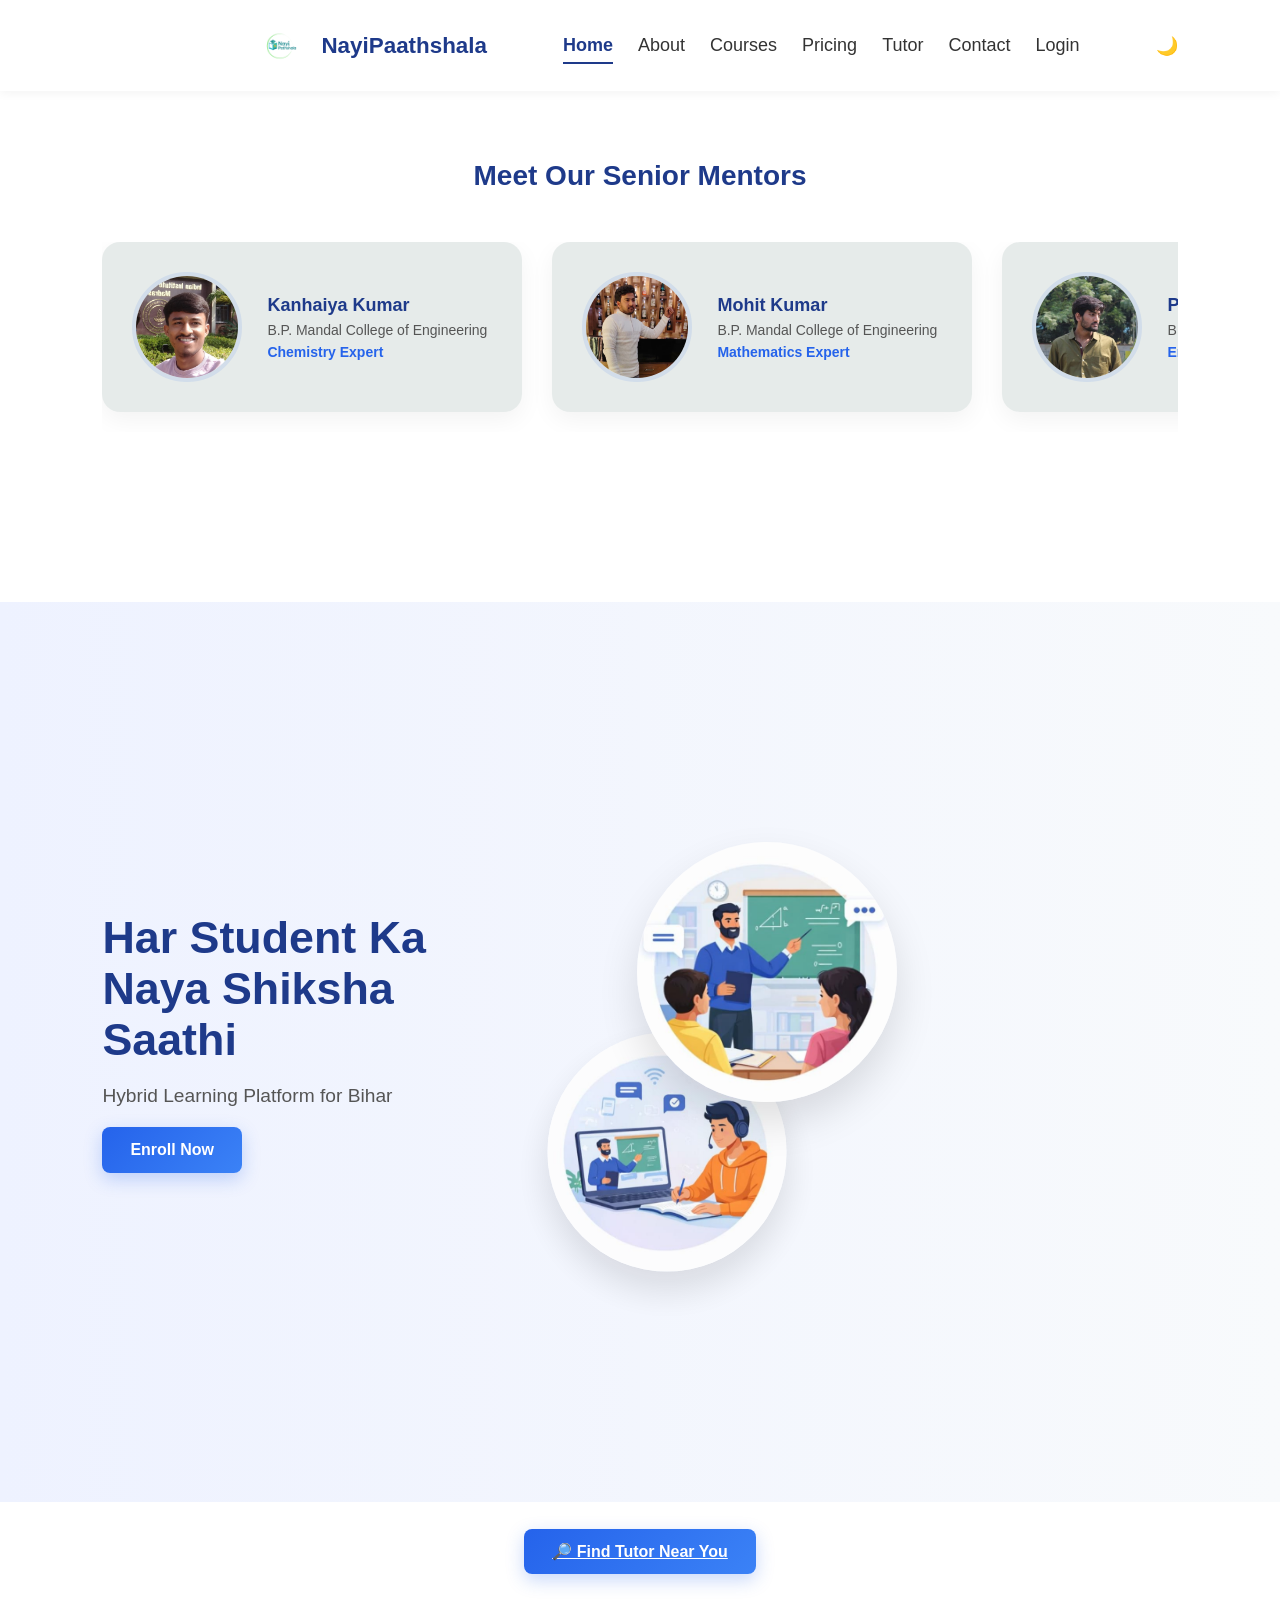
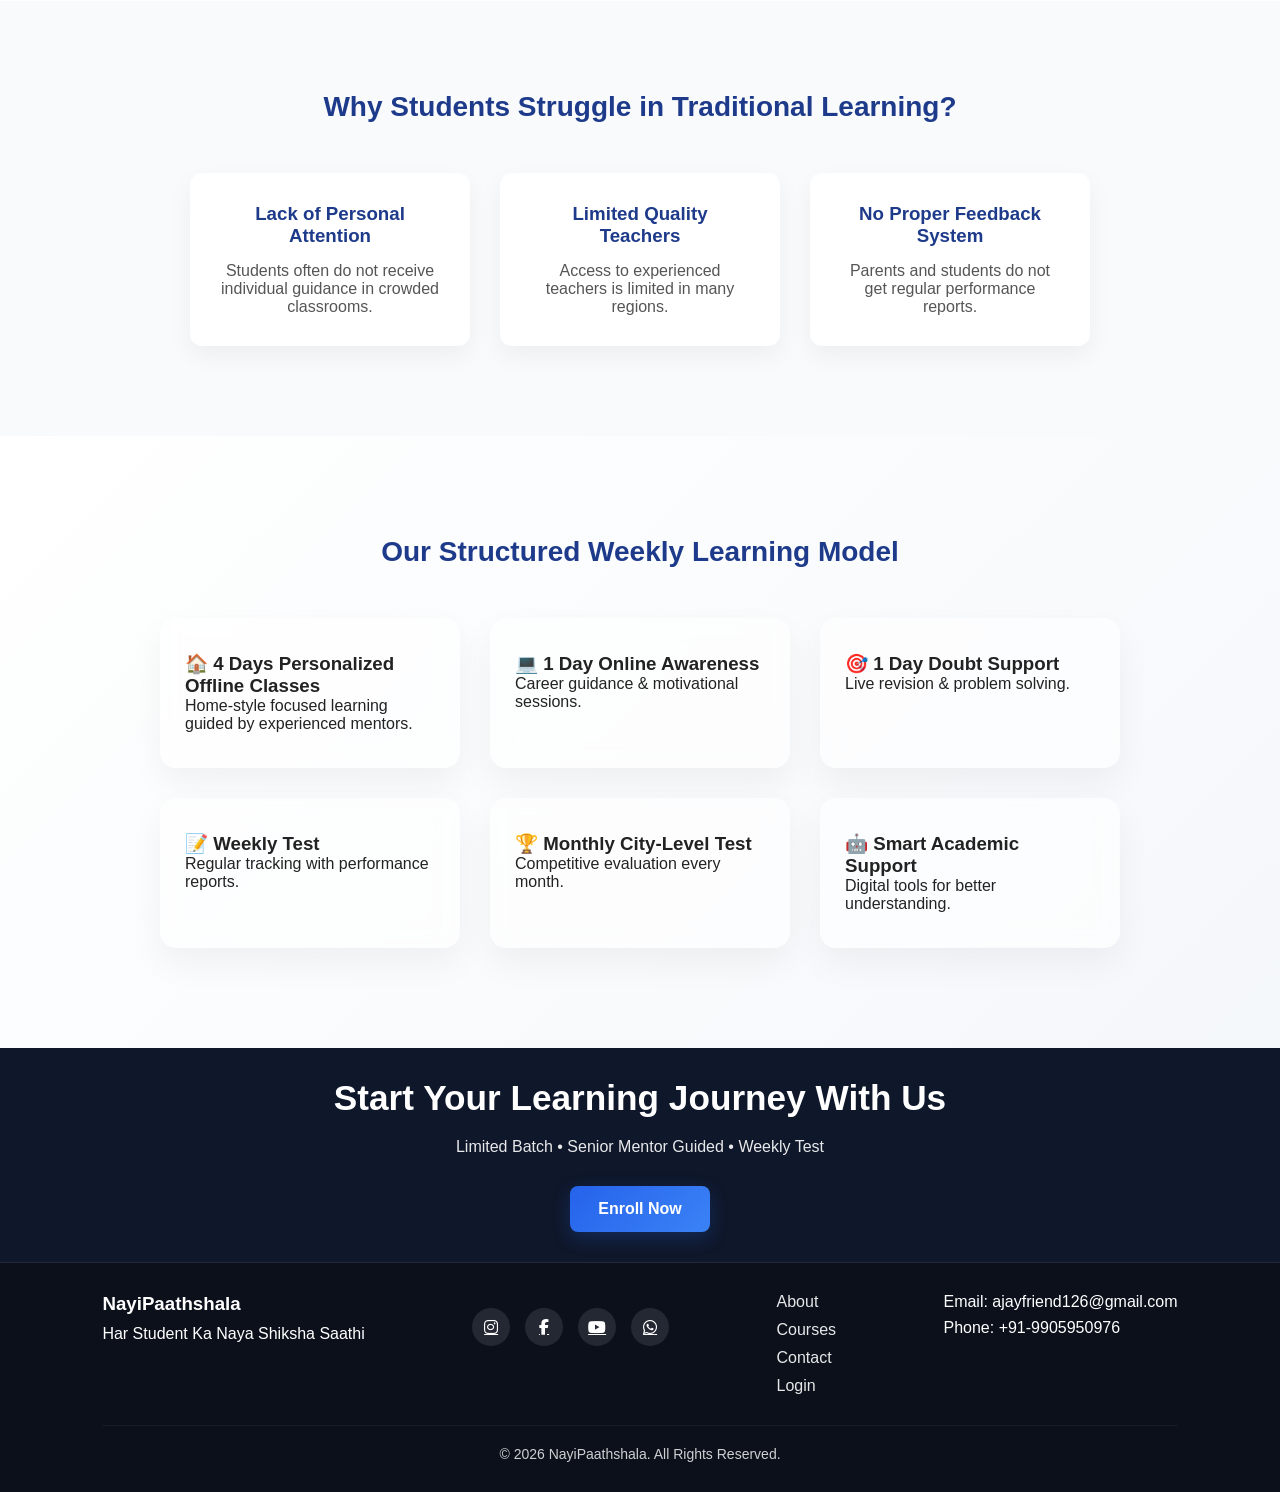
<file: index.html>
<!DOCTYPE html>
<html lang="en">
<head>
    <meta charset="UTF-8">
    <title>NayiPaathshala</title>
    <meta name="viewport" content="width=device-width, initial-scale=1.0">
    
    <link rel="stylesheet" href="style.css">
    <link rel="stylesheet" href="https://cdnjs.cloudflare.com/ajax/libs/font-awesome/6.5.0/css/all.min.css">
</head>

<body>
    <h2>   </h2>
    <!-- ================= NAVBAR ================= -->
<nav class="navbar">
    <p></p>
<h2></h2>
<a href="index.html" class="brand">
<img src="logo.png">
<span>NayiPaathshala</span>
</a>

<ul class="nav-links" id="navLinks">
<li><a href="index.html" class="active">Home</a></li>
<li><a href="about.html">About</a></li>
<li><a href="courses.html">Courses</a></li>
<li><a href="pricing.html">Pricing</a></li>
<li><a href="tutor.html">Tutor</a></li>
<li><a href="contact.html">Contact</a></li>
<li><a href="login.html">Login</a></li>
</ul>

<div class="menu-toggle" onclick="toggleMenu()">☰</div>

<button id="themeToggle">🌙</button>

</nav> 
<section class="home-mentors"> 
    <h2 class="section-title">Meet Our Senior Mentors</h2> 
    <div class="home-mentor-slider"> <!-- Mentor 1 --> 
        <div class="home-mentor-card"> <img src="kanhaiya.jpeg" alt="Kanhaiya Kumar"> 
            <div class="mentor-info"> 
                <h3>Kanhaiya Kumar</h3> 
                <p>B.P. Mandal College of Engineering</p> <span>Chemistry Expert</span>
             </div> </div>
              <!-- Mentor 2 --> <div class="home-mentor-card">
                 <img src="mohit.jpeg" alt="Mohit Kumar"> 
                 <div class="mentor-info"> <h3>Mohit Kumar</h3>
                     <p>B.P. Mandal College of Engineering</p> 
                     <span>Mathematics Expert</span> </div> </div> 
                     <!-- Mentor 3 --> 
                      <div class="home-mentor-card"> 
                        <img src="priyanshu.jpeg" alt="Priyanshu Kumar"> 
                        <div class="mentor-info"> <h3>Priyanshu Kumar</h3> <p>B.P. Mandal College of Engineering</p>
                             <span>English & Motivational Mentor</span> </div> </div>
                              <!-- Mentor 4 --> <div class="home-mentor-card">
                                 <img src="himanshu.jpeg" alt="Himanshu Kumar">
                                  <div class="mentor-info"> <h3>Himanshu Kumar</h3>
                                     <p>B.P. Mandal College of Engineering</p> 
                                     <span>Multi-Subject Academic Mentor</span> </div> </div> 
                                     <!-- Mentor 5 --> <div class="home-mentor-card"> 
                                        <img src="ajay.jpeg" alt="Ajay Kumar"> 
                                        <div class="mentor-info"> <h3>Ajay Kumar</h3> 
                                            <p>B.P. Mandal College of Engineering</p>
                                             <span>Mathematics & Physics Expert</span>
                                             </div> </div>   
                                            <div class="home-mentor-card"> 
                                        <img src="abhishek.jpeg" alt="Ajay Kumar"> 
                                        <div class="mentor-info"> <h3>Abhishek Kumar</h3> 
                                            <p>B.P. Mandal College of Engineering</p>
                                             <span>Physics Expert</span>
                                              </div> </div> 
                                            </section>


<!-- ================= HERO ================= -->
<section class="hero">
    <div class="hero-container">

        <div class="hero-left">
            <h1>Har Student Ka Naya Shiksha Saathi</h1>
            <p>Hybrid Learning Platform for Bihar</p>
            <button class="primary-btn">Enroll Now</button>

            <div style="margin-top:20px;">
               
            </div>
        </div>

        <div class="hero-right">
            <div class="circle-img online">
                <img src="online.jpeg" alt="Online Learning">
            </div>

            <div class="circle-img offline">
                <img src="offline.png" alt="Offline Learning">
            </div>
        </div>

    </div>
</section>

<section class="find-tutor-section">
    <a href="search-tutor.html" class="primary-btn">
        🔎 Find Tutor Near You
    </a>
</section>


<!-- ================= PROBLEM ================= -->
<section class="problem-section">
    <div class="container">
        <h2 class="section-title">Why Students Struggle in Traditional Learning?</h2>

        <div class="problem-cards">
            <div class="card">
                <h3>Lack of Personal Attention</h3>
                <p>Students often do not receive individual guidance in crowded classrooms.</p>
            </div>

            <div class="card">
                <h3>Limited Quality Teachers</h3>
                <p>Access to experienced teachers is limited in many regions.</p>
            </div>

            <div class="card">
                <h3>No Proper Feedback System</h3>
                <p>Parents and students do not get regular performance reports.</p>
            </div>
        </div>
    </div>
</section>

<!-- ================= SOLUTION ================= -->
<section class="solution-section">
    <div class="container">
        <h2 class="section-title">Our Structured Weekly Learning Model</h2>

        <div class="solution-cards">
            <div class="solution-card">
                <h3>🏠 4 Days Personalized Offline Classes</h3>
                <p>Home-style focused learning guided by experienced mentors.</p>
            </div>

            <div class="solution-card">
                <h3>💻 1 Day Online Awareness</h3>
                <p>Career guidance & motivational sessions.</p>
            </div>

            <div class="solution-card">
                <h3>🎯 1 Day Doubt Support</h3>
                <p>Live revision & problem solving.</p>
            </div>

            <div class="solution-card">
                <h3>📝 Weekly Test</h3>
                <p>Regular tracking with performance reports.</p>
            </div>

            <div class="solution-card">
                <h3>🏆 Monthly City-Level Test</h3>
                <p>Competitive evaluation every month.</p>
            </div>

            <div class="solution-card">
                <h3>🤖 Smart Academic Support</h3>
                <p>Digital tools for better understanding.</p>
            </div>
        </div>
    </div>
</section>

<!-- ================= CTA ================= -->
<section class="cta-section">
    <div class="cta-container">
        <h2>Start Your Learning Journey With Us</h2>
        <p>Limited Batch • Senior Mentor Guided • Weekly Test</p>
        <button class="primary-btn">Enroll Now</button>
    </div>
</section>

<!-- ================= FOOTER ================= -->
<footer class="footer">
    <div class="footer-container">

        <div class="footer-brand">
            <h3>NayiPaathshala</h3>
            <p>Har Student Ka Naya Shiksha Saathi</p>
        </div>

        <div class="footer-social">
            <a href="#"><i class="fab fa-instagram"></i></a>
            <a href="#"><i class="fab fa-facebook-f"></i></a>
            <a href="#"><i class="fab fa-youtube"></i></a>
            <a href="#"><i class="fab fa-whatsapp"></i></a>
        </div>

        <div class="footer-links">
            <a href="about.html">About</a>
            <a href="courses.html">Courses</a>
            <a href="contact.html">Contact</a>
            <a href="login.html">Login</a>
        </div>

        <div class="footer-contact">
            <p>Email: ajayfriend126@gmail.com</p>
            <p>Phone: +91-9905950976</p>
        </div>
    </div>

    <div class="footer-bottom">
        © 2026 NayiPaathshala. All Rights Reserved.
    </div>
</footer>

<script src="script.js"></script>
<script src="search-tutor.js"></script>

</body>
</html>
</file>
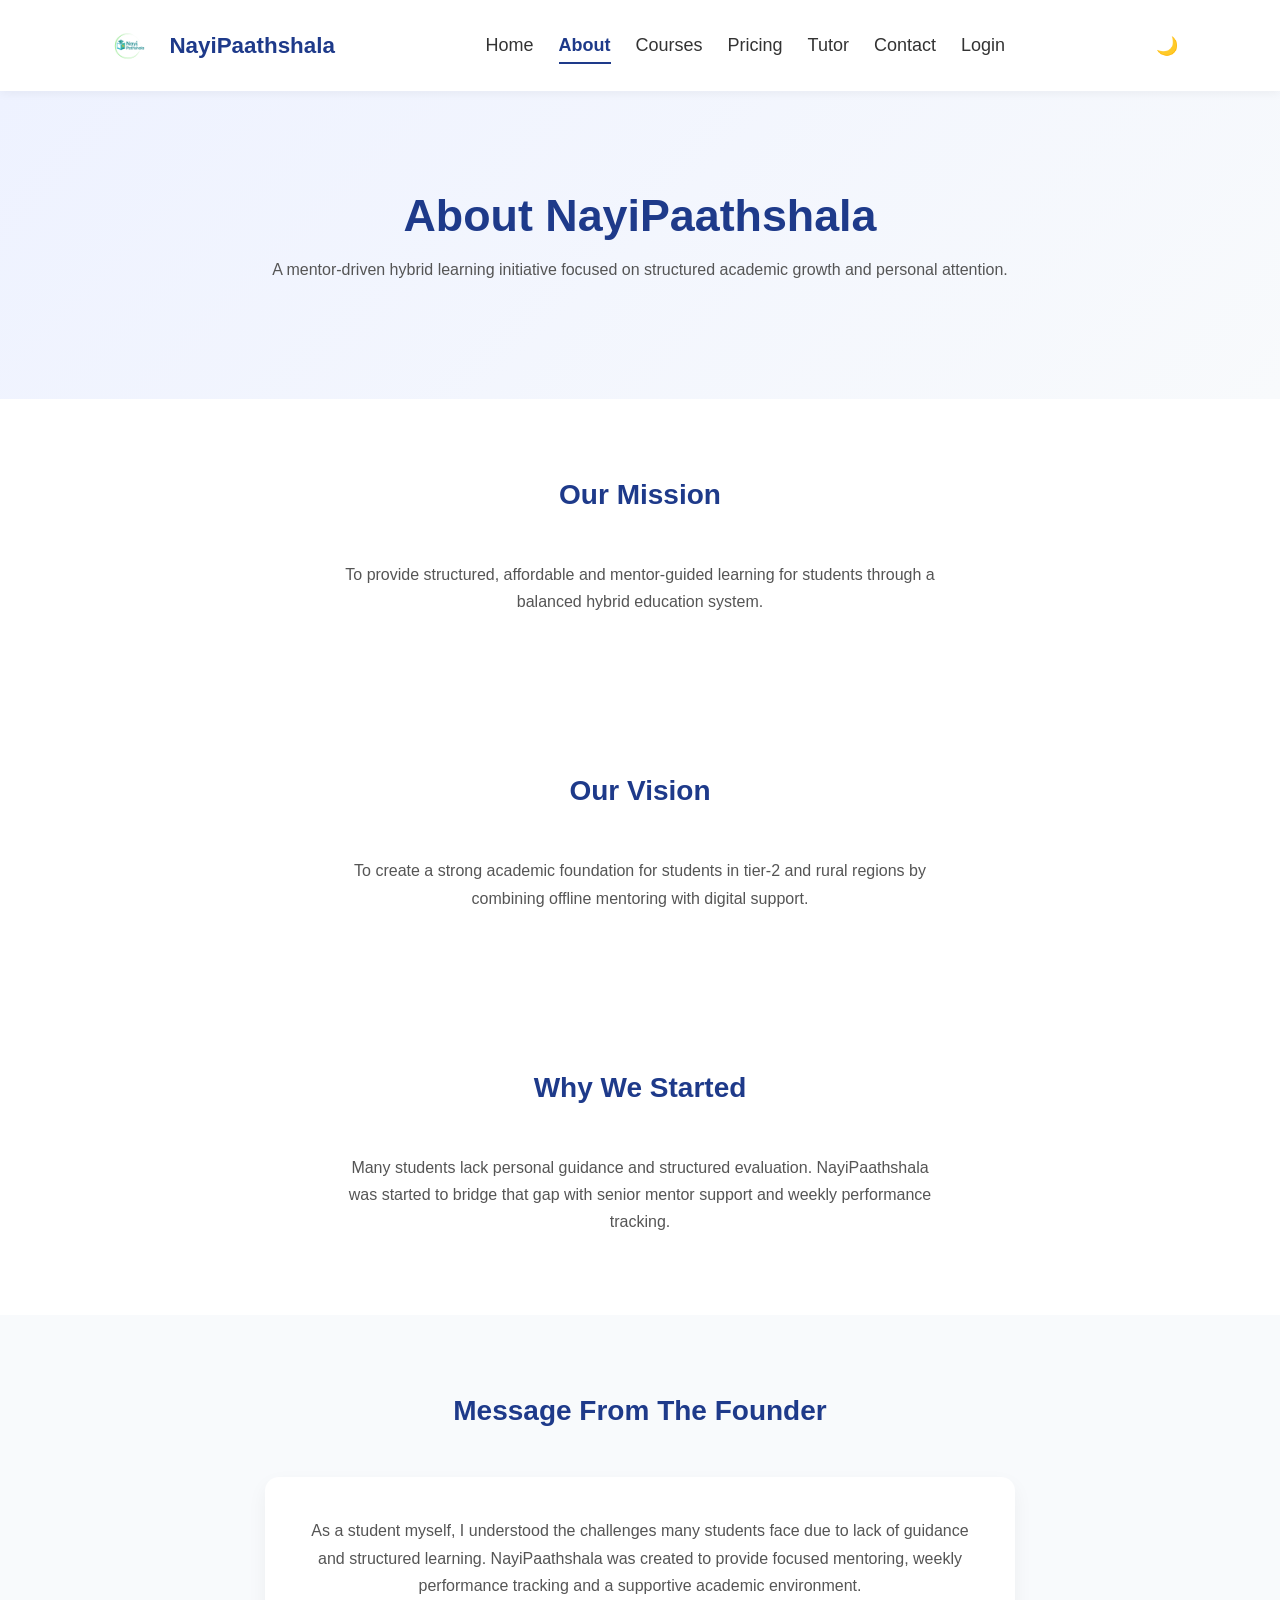
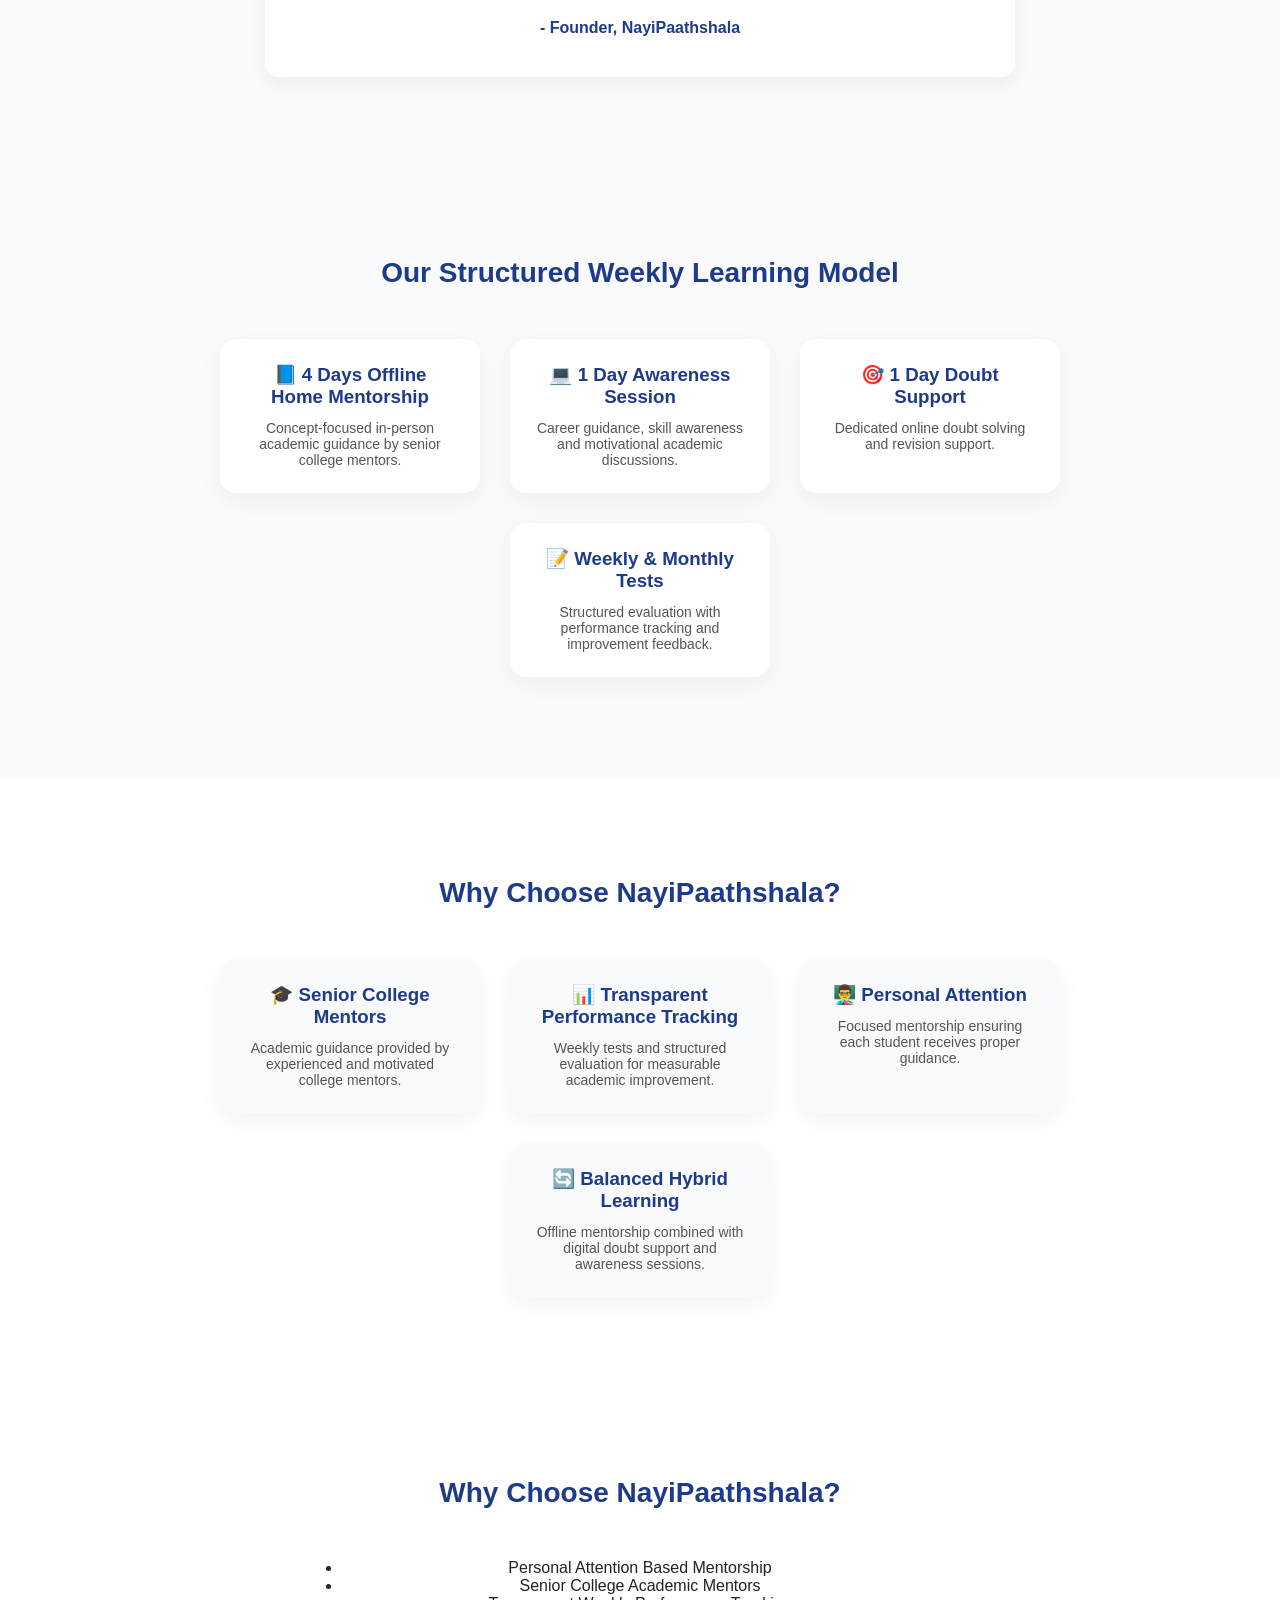
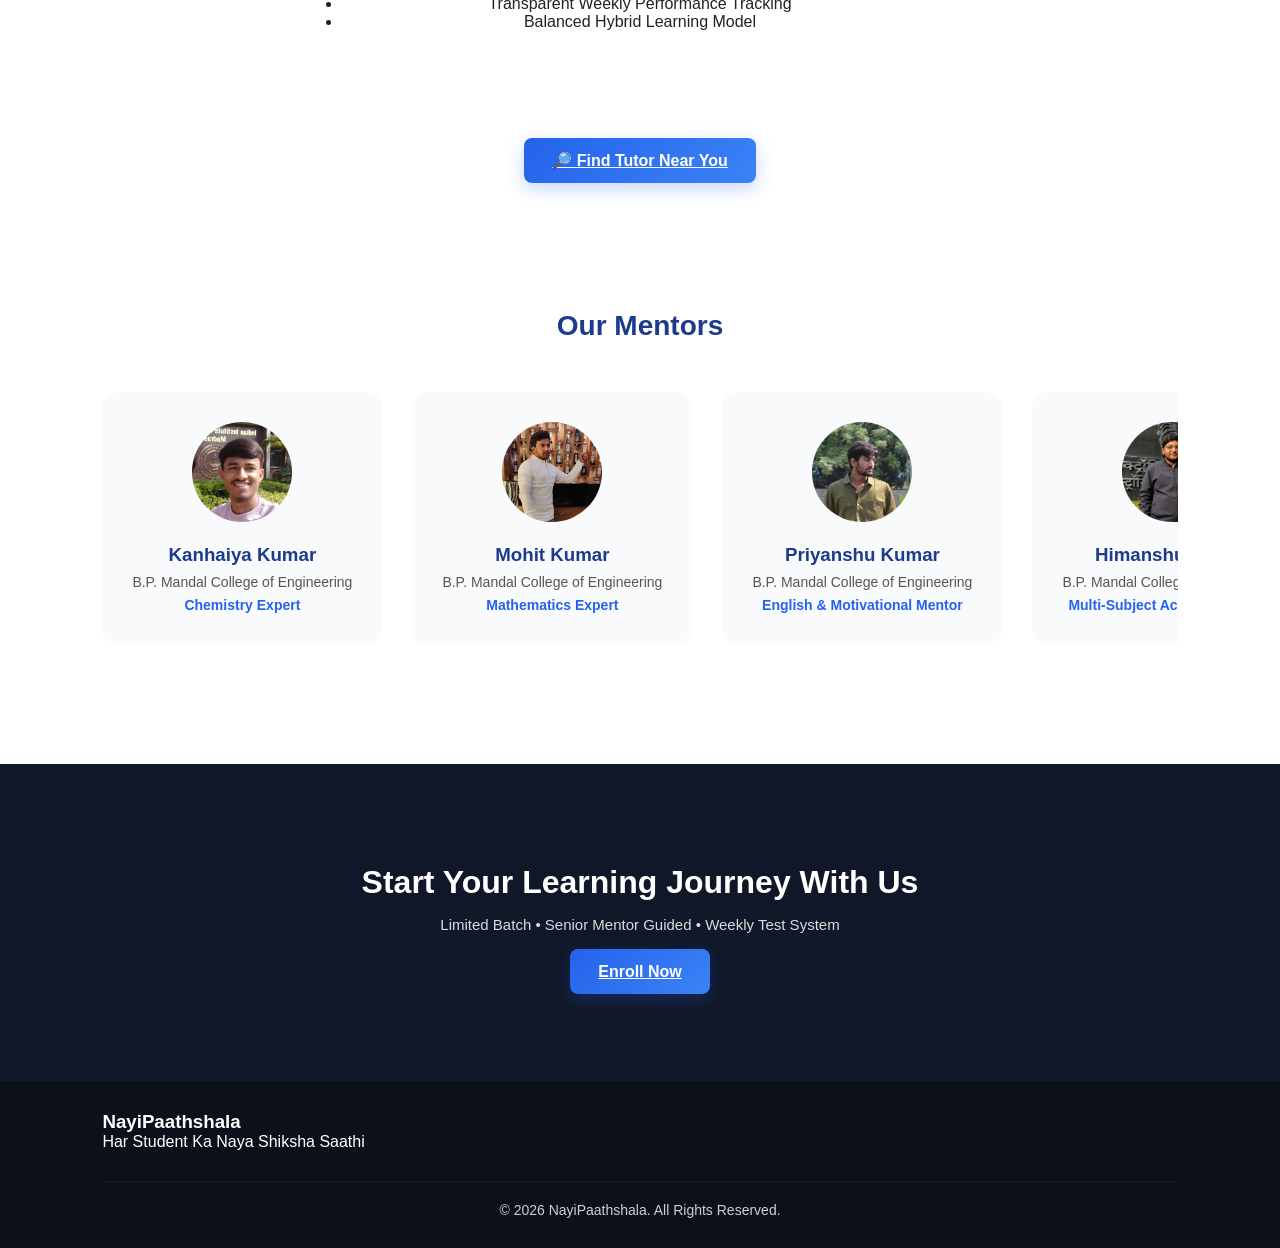
<file: about.html>
<!DOCTYPE html>
<html lang="en">
<head>
    <meta charset="UTF-8">
    <title>About - NayiPaathshala</title>
    <meta name="viewport" content="width=device-width, initial-scale=1.0">
    <link rel="stylesheet" href="style.css">
</head>
<body>

   <nav class="navbar">
    <div class="logo">
        <a href="index.html" class="brand">
            <img src="logo.png" alt="Logo">
            <span>NayiPaathshala</span>
        </a>
    </div>

    <ul class="nav-links" id="navLinks">
        <li><a href="index.html" >Home</a></li>
        <li><a href="about.html" class="active">About</a></li>
        <li><a href="courses.html">Courses</a></li>
        <li><a href="pricing.html">Pricing</a></li>
        <li><a href="tutor.html">Tutor</a></li>
        <li><a href="contact.html">Contact</a></li>
        <li><a href="login.html">Login</a></li>
    </ul>
        <div class="menu-toggle" onclick="toggleMenu()">☰</div>
        <button id="themeToggle">🌙</button>   
</nav>
    <!-- About Hero -->
    <section class="about-hero">
        <h1>About NayiPaathshala</h1>
        <p><p>
A mentor-driven hybrid learning initiative focused on 
structured academic growth and personal attention.
</p></p>
    </section>

    <!-- Mission -->
    <section class="about-section">
        <h2 class="section-title">Our Mission</h2>
        <p>
            To provide structured, affordable and mentor-guided learning 
            for students through a balanced hybrid education system.
        </p>
    </section>

    <!-- Vision -->
    <section class="about-section">
        <h2 class="section-title">Our Vision</h2>
        <p>
            To create a strong academic foundation for students in tier-2 
            and rural regions by combining offline mentoring with digital support.
        </p>
    </section>

    <!-- Why Started -->
    <section class="about-section">
        <h2 class="section-title">Why We Started</h2>
        <p>
            Many students lack personal guidance and structured evaluation. 
            NayiPaathshala was started to bridge that gap with senior mentor support 
            and weekly performance tracking.
        </p>
    </section>
    <section class="founder-section">
    <h2 class="section-title">Message From The Founder</h2>

    <div class="founder-box">
        <p>
            As a student myself, I understood the challenges many students face 
            due to lack of guidance and structured learning. 
            NayiPaathshala was created to provide focused mentoring, 
            weekly performance tracking and a supportive academic environment.
        </p>

        <h4>- Founder, NayiPaathshala</h4>
    </div>
</section>
<section class="model-section">
    <h2 class="section-title">Our Structured Weekly Learning Model</h2>

    <div class="model-container">

        <div class="model-card">
            <h3>📘 4 Days Offline Home Mentorship</h3>
            <p>
                Concept-focused in-person academic guidance 
                by senior college mentors.
            </p>
        </div>

        <div class="model-card">
            <h3>💻 1 Day Awareness Session</h3>
            <p>
                Career guidance, skill awareness and 
                motivational academic discussions.
            </p>
        </div>

        <div class="model-card">
            <h3>🎯 1 Day Doubt Support</h3>
            <p>
                Dedicated online doubt solving and revision support.
            </p>
        </div>

        <div class="model-card">
            <h3>📝 Weekly & Monthly Tests</h3>
            <p>
                Structured evaluation with performance tracking 
                and improvement feedback.
            </p>
        </div>

    </div>
</section>

<section class="why-section">
    <h2 class="section-title">Why Choose NayiPaathshala?</h2>

    <div class="why-container">

        <div class="why-card">
            <h3>🎓 Senior College Mentors</h3>
            <p>Academic guidance provided by experienced and motivated college mentors.</p>
        </div>

        <div class="why-card">
            <h3>📊 Transparent Performance Tracking</h3>
            <p>Weekly tests and structured evaluation for measurable academic improvement.</p>
        </div>

        <div class="why-card">
            <h3>👨‍🏫 Personal Attention</h3>
            <p>Focused mentorship ensuring each student receives proper guidance.</p>
        </div>

        <div class="why-card">
            <h3>🔄 Balanced Hybrid Learning</h3>
            <p>Offline mentorship combined with digital doubt support and awareness sessions.</p>
        </div>

    </div>
</section>
<section class="about-section">
    <h2 class="section-title">Why Choose NayiPaathshala?</h2>
    <ul class="why-list">
        <li>Personal Attention Based Mentorship</li>
        <li>Senior College Academic Mentors</li>
        <li>Transparent Weekly Performance Tracking</li>
        <li>Balanced Hybrid Learning Model</li>
    </ul>
</section>
<section class="find-tutor-section">
    <a href="search-tutor.html" class="primary-btn">
        🔎 Find Tutor Near You
    </a>
</section>

<section class="mentor-section">
    <h2 class="section-title">Our Mentors</h2>

    <div class="mentor-slider">

        <div class="mentor-card">
            <img src="kanhaiya.jpeg" alt="Kanhaiya Kumar">
            <h3>Kanhaiya Kumar</h3>
            <p>B.P. Mandal College of Engineering</p>
            <span>Chemistry Expert</span>
        </div>

        <div class="mentor-card">
            <img src="mohit.jpeg" alt="Mohit Kumar">
            <h3>Mohit Kumar</h3>
            <p>B.P. Mandal College of Engineering</p>
            <span>Mathematics Expert</span>
        </div>

        <div class="mentor-card">
            <img src="priyanshu.jpeg" alt="Priyanshu Kumar">
            <h3>Priyanshu Kumar</h3>
            <p>B.P. Mandal College of Engineering</p>
            <span>English & Motivational Mentor</span>
        </div>

        <div class="mentor-card">
            <img src="himanshu.jpeg" alt="Himanshu Kumar">
            <h3>Himanshu Kumar</h3>
            <p>B.P. Mandal College of Engineering</p>
            <span>Multi-Subject Academic Mentor</span>
        </div>

        <div class="mentor-card">
            <img src="ajay.jpeg" alt="Ajay Kumar">
            <h3>Ajay Kumar</h3>
            <p>B.P. Mandal College of Engineering</p>
            <span>Mathematics & Physics Expert</span>
        </div>

    </div>
</section>

<section class="cta-dark">
    <div class="cta-dark-content">
        <h2>Start Your Learning Journey With Us</h2>
        <p>Limited Batch • Senior Mentor Guided • Weekly Test System</p>
        <a href="contact.html" class="primary-btn">Enroll Now</a>
    </div>
</section>

    <!-- Footer same as home -->
    <footer class="footer">
        <div class="footer-container">
            <div>
                <h3>NayiPaathshala</h3>
                <p>Har Student Ka Naya Shiksha Saathi</p>
            </div>
        </div>

        <div class="footer-bottom">
            © 2026 NayiPaathshala. All Rights Reserved.
        </div>
    </footer>

<script src="script.js"></script>
</body>
</html>
</file>
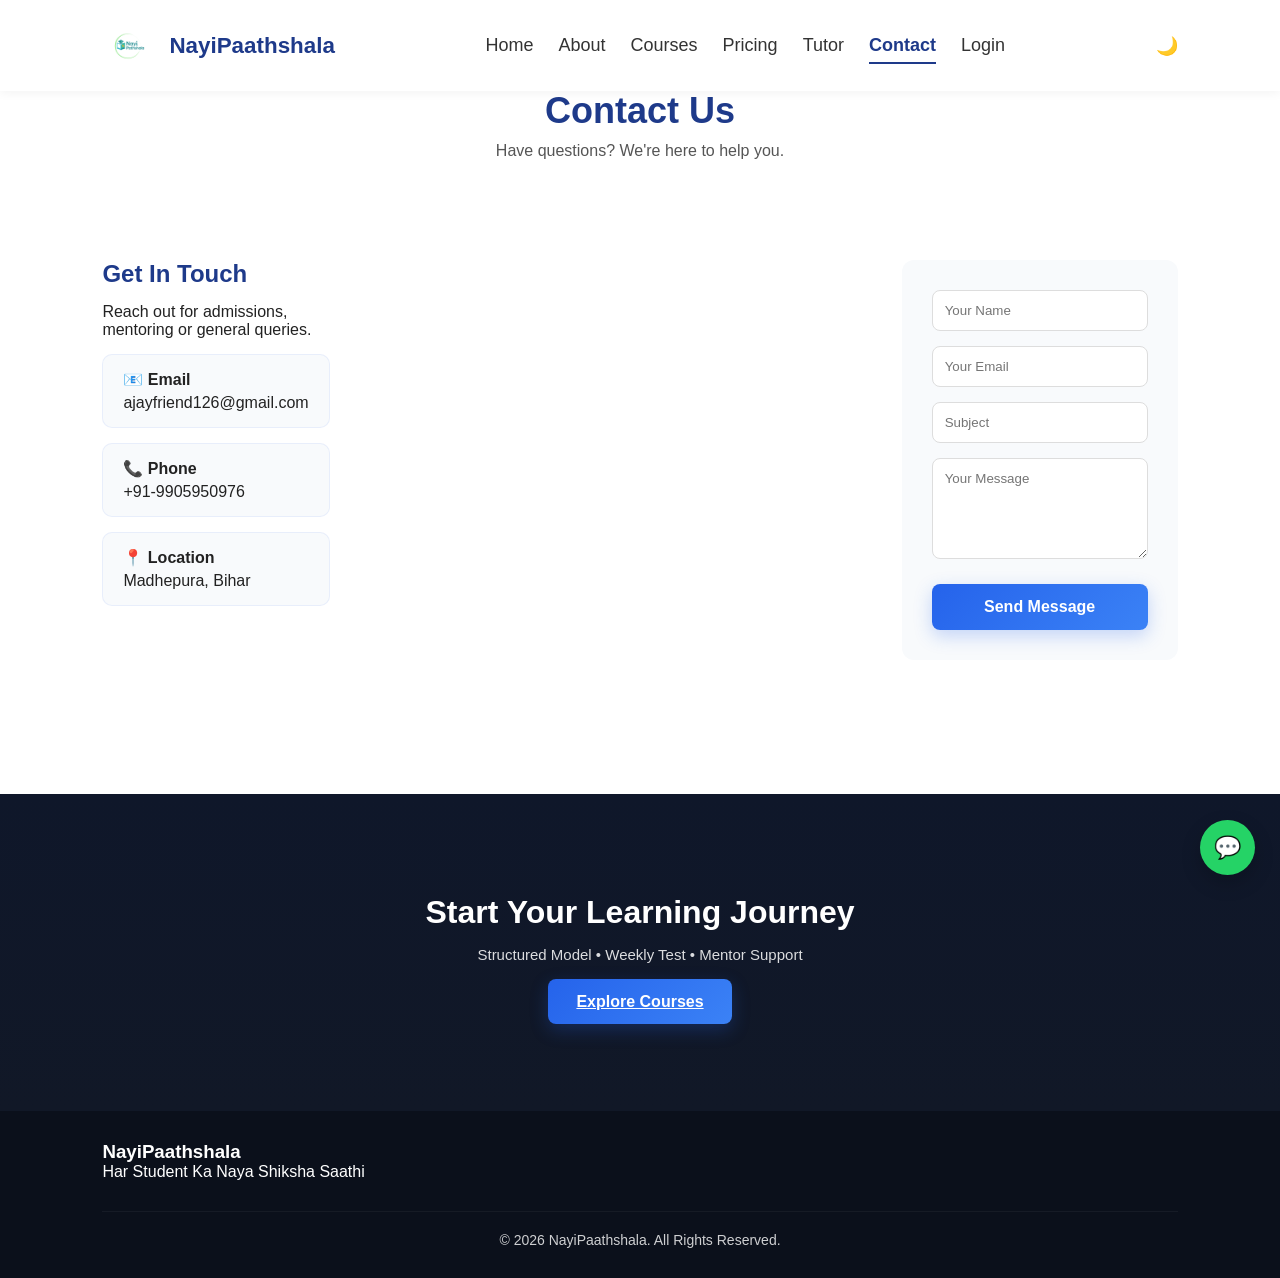
<file: contact.html>
<!DOCTYPE html>
<html lang="en">
<head>
    <meta charset="UTF-8">
    <title>Contact - NayiPaathshala</title>
    <meta name="viewport" content="width=device-width, initial-scale=1.0">
    <link rel="stylesheet" href="style.css">
</head>
<body>

<!-- NAVBAR -->
<nav class="navbar">
    <div class="logo">
        <a href="index.html" class="brand">
            <img src="logo.png" alt="Logo">
            <span>NayiPaathshala</span>
        </a>
    </div>

    <ul class="nav-links" id="navLinks">
        <li><a href="index.html" >Home</a></li>
        <li><a href="about.html">About</a></li>
        <li><a href="courses.html">Courses</a></li>
        <li><a href="pricing.html">Pricing</a></li>
        <li><a href="tutor.html">Tutor</a></li>
        <li><a href="contact.html" class="active">Contact</a></li>
        <li><a href="login.html">Login</a></li>
    </ul>
 <div class="menu-toggle" onclick="toggleMenu()">☰</div>
        <button id="themeToggle">🌙</button>
</nav>
<p></p>

<!-- HERO -->
<section class="contact-hero">
    <p></p>
    <h1>Contact Us</h1>
    <p>Have questions? We're here to help you.</p>
</section>


<!-- CONTACT SECTION -->
<section class="contact-container">

    <!-- LEFT INFO -->
    <div class="contact-info">
        <h2>Get In Touch</h2>
        <p>Reach out for admissions, mentoring or general queries.</p>

        <div class="info-box">
            <h4>📧 Email</h4>
            <p>ajayfriend126@gmail.com</p>
        </div>

        <div class="info-box">
            <h4>📞 Phone</h4>
            <p>+91-9905950976</p>
        </div>

        <div class="info-box">
            <h4>📍 Location</h4>
            <p>Madhepura, Bihar</p>
        </div>
    </div>
    <section class="contact-map">
    <iframe 
        src="https://www.google.com/maps?q=Madhapura,Bihar&output=embed"
        width="100%" 
        height="350" 
        style="border:0;" 
        allowfullscreen="" 
        loading="lazy">
    </iframe>
</section>

    <!-- RIGHT FORM -->
    <form class="contact-form">
        <input type="text" placeholder="Your Name" required>
        <input type="email" placeholder="Your Email" required>
        <input type="text" placeholder="Subject">
        <textarea rows="5" placeholder="Your Message"></textarea>
        <button class="primary-btn">Send Message</button>
    </form>

</section>
<div class="success-popup" id="successPopup">
    <div class="popup-box">
        <h3>Message Sent 🎉</h3>
        <p>We will get back to you shortly.</p>
        <button onclick="closePopup()">Close</button>
    </div>
</div>
<!-- CTA -->
<section class="cta-dark">
    <div class="cta-dark-content">
        <h2>Start Your Learning Journey</h2>
        <p>Structured Model • Weekly Test • Mentor Support</p>
        <a href="courses.html" class="primary-btn">Explore Courses</a>
    </div>
</section>
<a href="https://wa.me/919905950976" class="whatsapp-float" target="_blank">
    💬
</a>

<!-- FOOTER -->
<footer class="footer">
    <div class="footer-container">
        <div>
            <h3>NayiPaathshala</h3>
            <p>Har Student Ka Naya Shiksha Saathi</p>
        </div>
    </div>

    <div class="footer-bottom">
        © 2026 NayiPaathshala. All Rights Reserved.
    </div>
</footer>

<script src="script.js"></script>
</body>
</html>
</file>
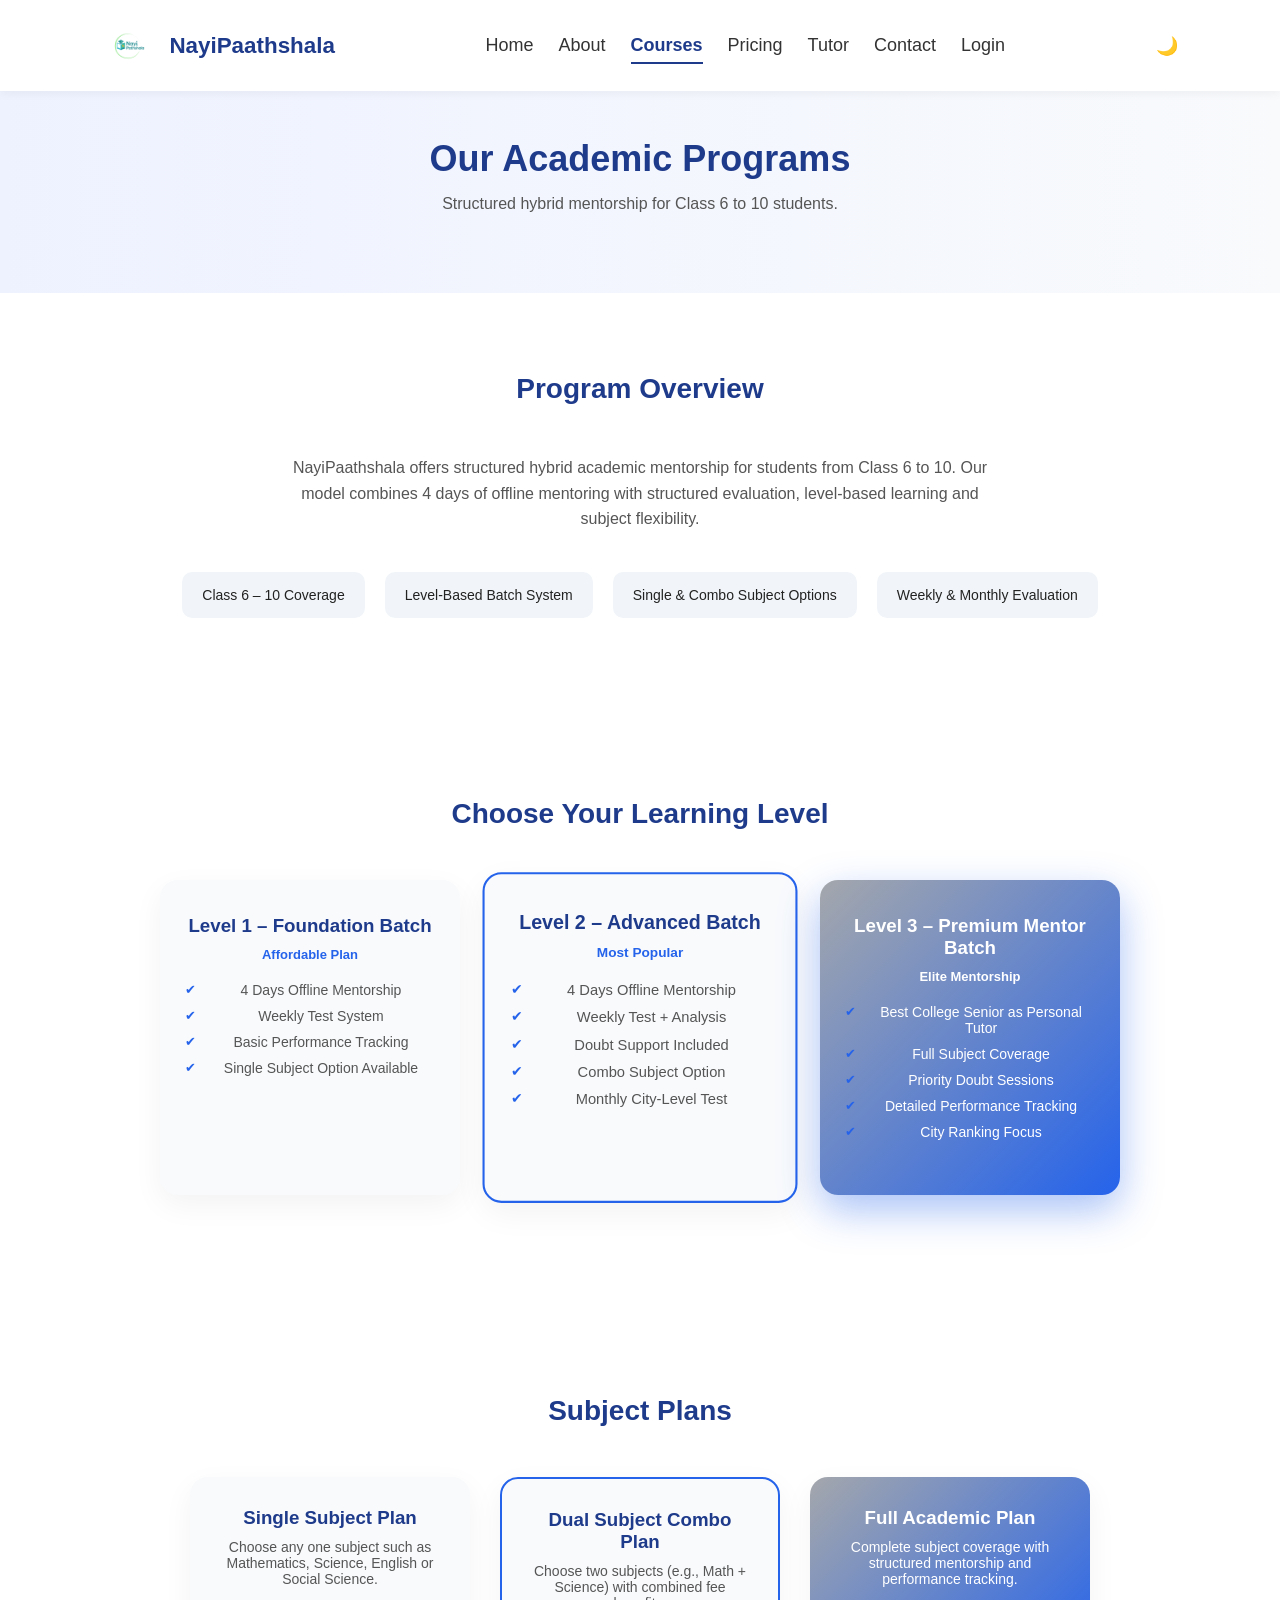
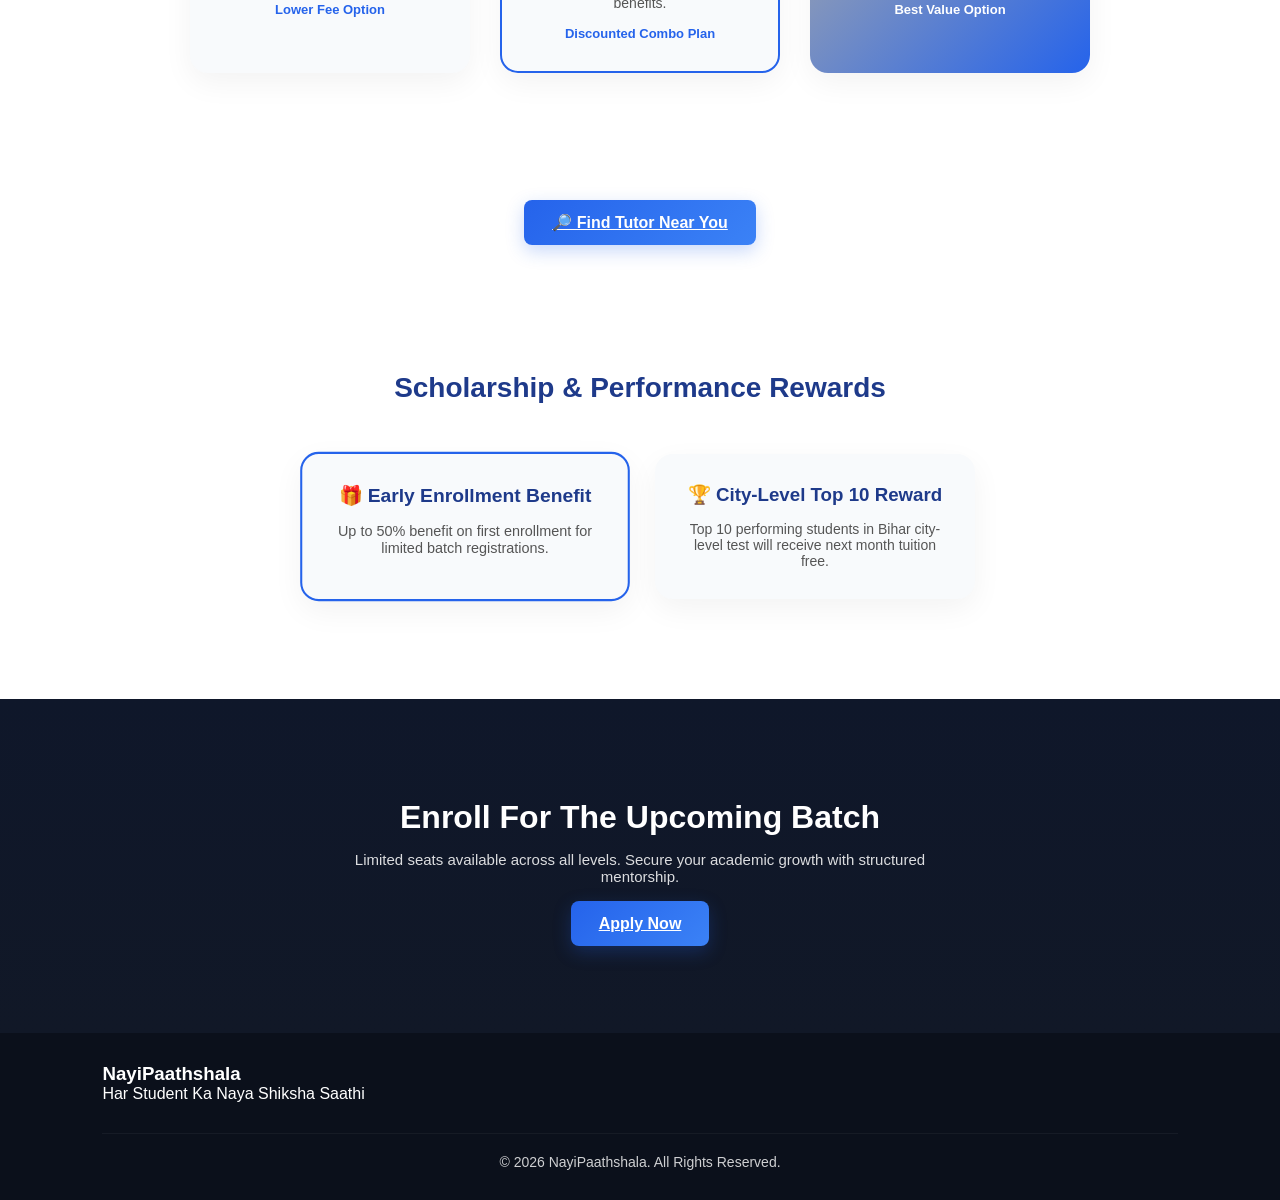
<file: courses.html>
course page <!DOCTYPE html>
<html lang="en">
<head>
    <meta charset="UTF-8">
    <title>Courses - NayiPaathshala</title>
    <meta name="viewport" content="width=device-width, initial-scale=1.0">
    <link rel="stylesheet" href="style.css">
</head>
<body>

    <!-- Navbar -->
    <nav class="navbar">

<div class="logo">
<a href="index.html" class="brand">
<img src="logo.png" alt="Logo">
<span>NayiPaathshala</span>
</a>
</div>

<ul class="nav-links" id="navLinks">
<li><a href="index.html">Home</a></li>
<li><a href="about.html">About</a></li>
<li><a href="courses.html" class="active">Courses</a></li>
<li><a href="pricing.html">Pricing</a></li>
<li><a href="tutor.html">Tutor</a></li>
<li><a href="contact.html">Contact</a></li>
<li><a href="login.html">Login</a></li>
</ul>

<div class="menu-toggle" onclick="toggleMenu()">☰</div>

<button id="themeToggle">🌙</button>

</nav>

    <!-- Courses Hero -->
    <section class="courses-hero">
        <h1>Our Academic Programs</h1>
        <p>Structured hybrid mentorship for Class 6 to 10 students.</p>
    </section>

    <!-- Content Placeholder -->
   <section class="program-overview">
    <h2 class="section-title">Program Overview</h2>

    <p class="overview-text">
        NayiPaathshala offers structured hybrid academic mentorship 
        for students from Class 6 to 10. Our model combines 
        4 days of offline mentoring with structured evaluation, 
        level-based learning and subject flexibility.
    </p>

    <div class="overview-points">
        <div>Class 6 – 10 Coverage</div>
        <div>Level-Based Batch System</div>
        <div>Single & Combo Subject Options</div>
        <div>Weekly & Monthly Evaluation</div>
    </div>
</section>

<section class="levels-section">
    <h2 class="section-title">Choose Your Learning Level</h2>

    <div class="levels-container">

        <!-- Level 1 -->
        <div class="level-card">
            <h3>Level 1 – Foundation Batch</h3>
            <p class="level-tag">Affordable Plan</p>
            <ul>
                <li>4 Days Offline Mentorship</li>
                <li>Weekly Test System</li>
                <li>Basic Performance Tracking</li>
                <li>Single Subject Option Available</li>
            </ul>
        </div>

        <!-- Level 2 -->
         <div class="badge">Most Popular</div>
        <div class="level-card popular">
            <h3>Level 2 – Advanced Batch</h3>
            <p class="level-tag">Most Popular</p>
            <ul>
                <li>4 Days Offline Mentorship</li>
                <li>Weekly Test + Analysis</li>
                <li>Doubt Support Included</li>
                <li>Combo Subject Option</li>
                <li>Monthly City-Level Test</li>
            </ul>
        </div>

        <!-- Level 3 -->
        <div class="level-card premium">
            <h3>Level 3 – Premium Mentor Batch</h3>
            <p class="level-tag">Elite Mentorship</p>
            <ul>
                <li>Best College Senior as Personal Tutor</li>
                <li>Full Subject Coverage</li>
                <li>Priority Doubt Sessions</li>
                <li>Detailed Performance Tracking</li>
                <li>City Ranking Focus</li>
            </ul>
        </div>

    </div>
</section>
<section class="subjects-section">
    <h2 class="section-title">Subject Plans</h2>

    <div class="subjects-container">

        <!-- Single Subject -->
        <div class="subject-card">
            <h3>Single Subject Plan</h3>
            <p>
                Choose any one subject such as Mathematics, Science, 
                English or Social Science.
            </p>
            <span class="subject-note">Lower Fee Option</span>
        </div>

        <!-- Combo Subject -->
        <div class="subject-card combo">
            <h3>Dual Subject Combo Plan</h3>
            <p>
                Choose two subjects (e.g., Math + Science) 
                with combined fee benefits.
            </p>
            <span class="subject-note">Discounted Combo Plan</span>
        </div>

        <!-- Full Plan -->
        <div class="subject-card premium-plan">
            <h3>Full Academic Plan</h3>
            <p>
                Complete subject coverage with structured 
                mentorship and performance tracking.
            </p>
            <span class="subject-note">Best Value Option</span>
        </div>

    </div>
</section>
    <section class="find-tutor-section">
    <a href="search-tutor.html" class="primary-btn">
        🔎 Find Tutor Near You
    </a>
</section>

<section class="scholarship-section">
    <h2 class="section-title">Scholarship & Performance Rewards</h2>

    <div class="scholarship-container">

        <div class="scholarship-card highlight">
            <h3>🎁 Early Enrollment Benefit</h3>
            <p>
                Up to 50% benefit on first enrollment 
                for limited batch registrations.
            </p>
        </div>

        <div class="scholarship-card">
            <h3>🏆 City-Level Top 10 Reward</h3>
            <p>
                Top 10 performing students in Bihar city-level test 
                will receive next month tuition free.
            </p>
        </div>

    </div>
</section>
<section class="cta-dark">
    <div class="cta-dark-content">
        <h2>Enroll For The Upcoming Batch</h2>
        <p>
            Limited seats available across all levels. 
            Secure your academic growth with structured mentorship.
        </p>
        <a href="contact.html" class="primary-btn">Apply Now</a>
    </div>
</section>

    <!-- Footer -->
  <footer class="footer">
    <div class="footer-container">
        <div>
            <h3>NayiPaathshala</h3>
            <p>Har Student Ka Naya Shiksha Saathi</p>
        </div>
    </div>

    <div class="footer-bottom">
        © 2026 NayiPaathshala. All Rights Reserved.
    </div>
</footer>

<script src="script.js"></script>    
<script src="search-tutor.js"></script>
</body>
</html>
</file>
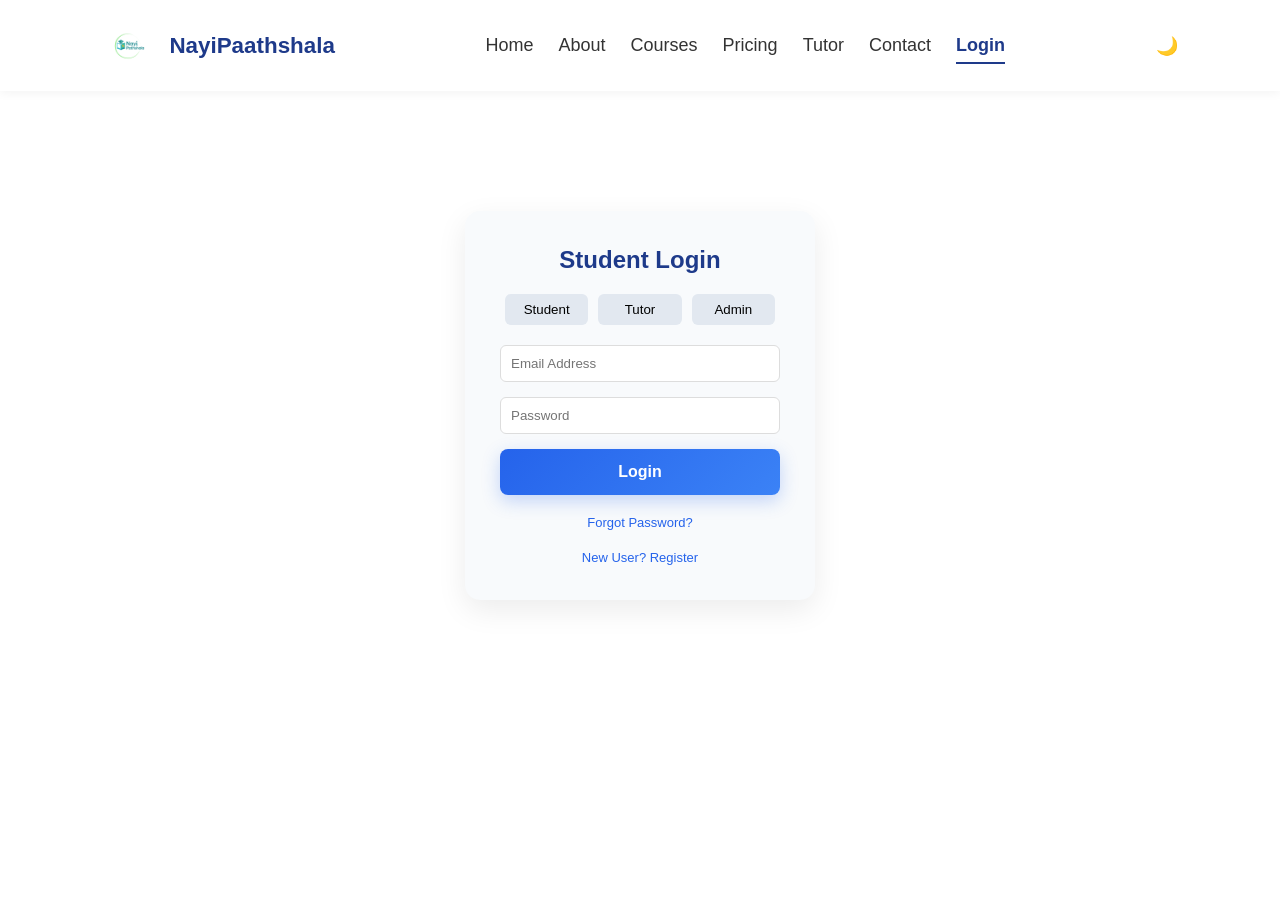
<file: login.html>
<!DOCTYPE html>
<html lang="en">
<head>
    <meta charset="UTF-8">
    <title>Login - NayiPaathshala</title>
    <meta name="viewport" content="width=device-width, initial-scale=1.0">
    <link rel="stylesheet" href="style.css">
</head>
<body>

<!-- NAVBAR -->
<nav class="navbar">
    <div class="logo">
        <a href="index.html" class="brand">
            <img src="logo.png" alt="Logo">
            <span>NayiPaathshala</span>
        </a>
    </div>

    <ul class="nav-links" id="navLinks">
        <li><a href="index.html" >Home</a></li>
        <li><a href="about.html">About</a></li>
        <li><a href="courses.html">Courses</a></li>
        <li><a href="pricing.html">Pricing</a></li>
        <li><a href="tutor.html">Tutor</a></li>
        <li><a href="contact.html">Contact</a></li>
        <li><a href="login.html" class="active">Login</a></li>
    </ul>
 <div class="menu-toggle" onclick="toggleMenu()">☰</div>
        <button id="themeToggle">🌙</button>
</nav>
<!-- LOGIN SECTION -->
<section class="login-section">

    <div class="login-card">

    <h2 id="loginTitle">Student Login</h2>

    <!-- Role Switch -->
    <div class="role-switch">
        <button onclick="switchRole('Student')">Student</button>
        <button onclick="switchRole('Tutor')">Tutor</button>
        <button onclick="switchRole('Admin')">Admin</button>
    </div>

    <!-- LOGIN FORM -->
    <form id="loginForm">
        <input type="email" placeholder="Email Address" required>
        <input type="password" placeholder="Password" required>
        <button class="primary-btn">Login</button>
        <p class="form-link" onclick="showForgot()">Forgot Password?</p>
        <p class="form-link" onclick="showRegister()">New User? Register</p>
    </form>

    <!-- REGISTER FORM -->
    <form id="registerForm" style="display:none;">
        <input type="text" placeholder="Full Name" required>
        <input type="email" placeholder="Email Address" required>
        <input type="password" placeholder="Create Password" required>
        <button class="primary-btn">Register</button>
        <p class="form-link" onclick="showLogin()">Already have account? Login</p>
    </form>

    <!-- FORGOT PASSWORD -->
    <form id="forgotForm" style="display:none;">
        <input type="email" placeholder="Enter your registered email" required>
        <button class="primary-btn">Reset Password</button>
        <p class="form-link" onclick="showLogin()">Back to Login</p>
    </form>

</div>

</section>

<script src="script.js"></script>
</body>
</html>
</file>
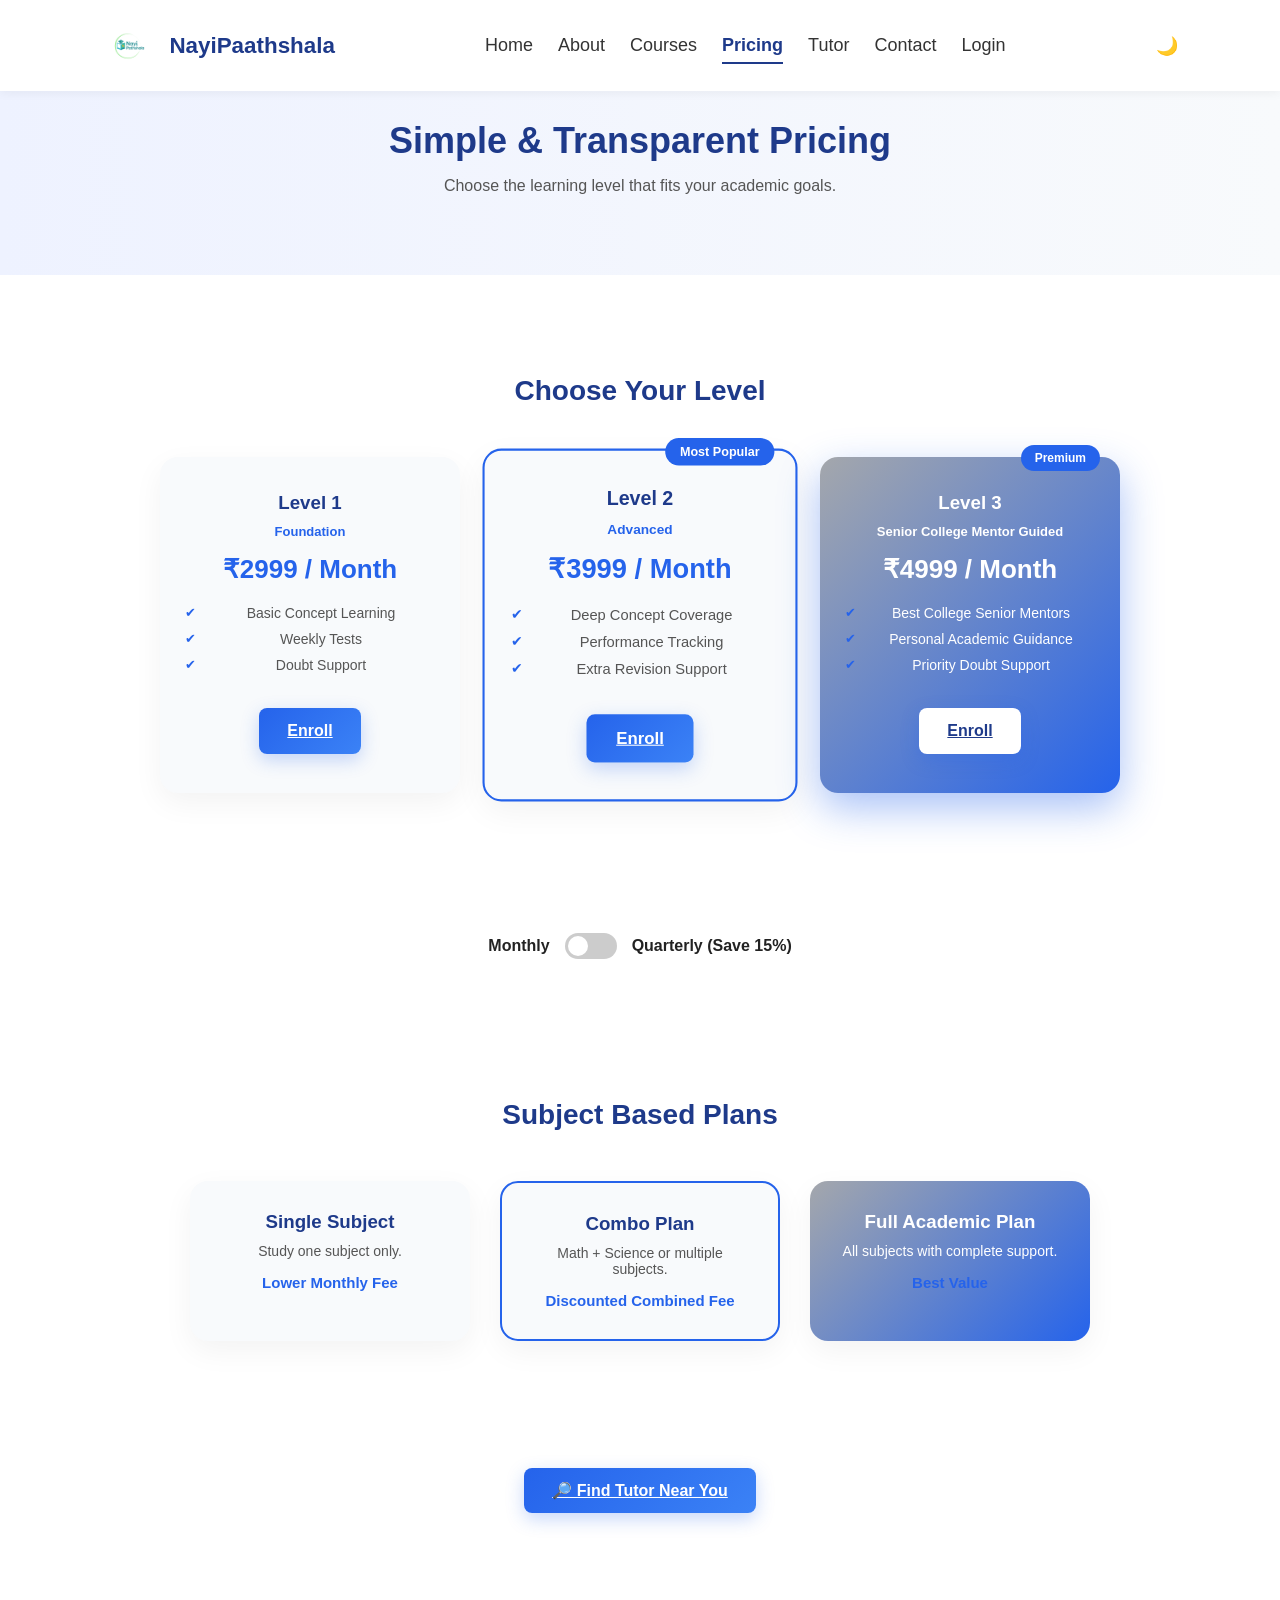
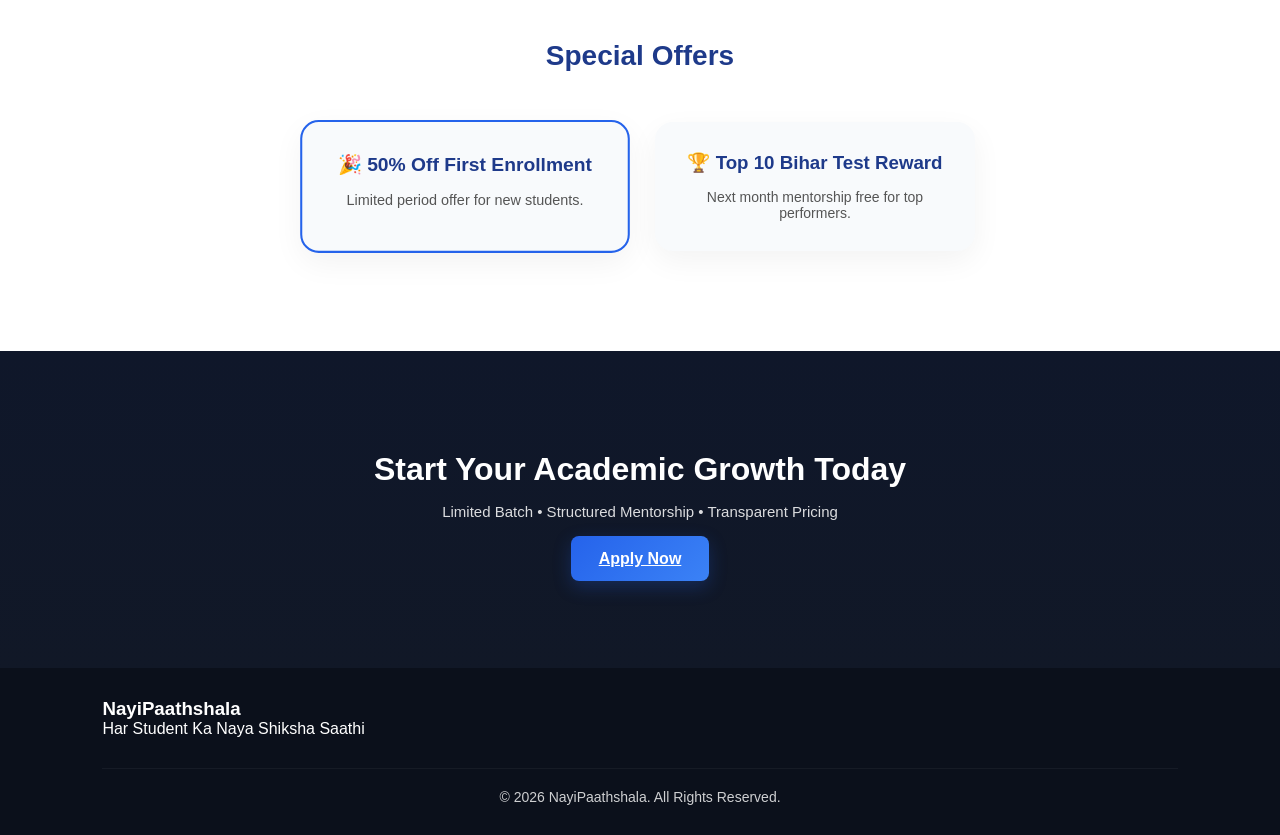
<file: pricing.html>
<!DOCTYPE html>
<html lang="en">
<head>
    <meta charset="UTF-8">
    <title>Pricing - NayiPaathshala</title>
    <meta name="viewport" content="width=device-width, initial-scale=1.0">
    <link rel="stylesheet" href="style.css">
</head>
<body>

<!-- NAVBAR -->
<nav class="navbar">

<div class="logo">
<a href="index.html" class="brand">
<img src="logo.png" alt="Logo">
<span>NayiPaathshala</span>
</a>
</div>

<ul class="nav-links" id="navLinks">
<li><a href="index.html">Home</a></li>
<li><a href="about.html">About</a></li>
<li><a href="courses.html" >Courses</a></li>
<li><a href="pricing.html" class="active">Pricing</a></li>
<li><a href="tutor.html">Tutor</a></li>
<li><a href="contact.html">Contact</a></li>
<li><a href="login.html">Login</a></li>
</ul>

<div class="menu-toggle" onclick="toggleMenu()">☰</div>

<button id="themeToggle">🌙</button>

</nav>
<!-- HERO -->
<section class="courses-hero">
    <h1>Simple & Transparent Pricing</h1>
    <p>Choose the learning level that fits your academic goals.</p>
</section>

<!-- LEVEL PRICING -->
<section class="levels-section">
    <h2 class="section-title">Choose Your Level</h2>

    <div class="levels-container">

        <!-- LEVEL 1 -->
        <div class="level-card">
            <h3>Level 1</h3>
            <p class="level-tag">Foundation</p>
             <h2 class="price" 
    data-month="2999" 
    data-quarter="7649">
    ₹2999 / Month </h2>
            <ul>
                <li>Basic Concept Learning</li>
                <li>Weekly Tests</li>
                <li>Doubt Support</li>
            </ul>
            <a href="contact.html" class="primary-btn">Enroll</a>
        </div>

        <!-- LEVEL 2 -->
        <div class="level-card popular">
            <div class="badge">Most Popular</div>
            <h3>Level 2</h3>
            <p class="level-tag">Advanced</p>
            <h2 class="price">₹3999 / Month</h2>
            <ul>
                <li>Deep Concept Coverage</li>
                <li>Performance Tracking</li>
                <li>Extra Revision Support</li>
            </ul>
            <a href="contact.html" class="primary-btn">Enroll</a>
        </div>

        <!-- LEVEL 3 -->
        <div class="level-card premium">
            <div class="badge">Premium</div>
            <h3>Level 3</h3>
            <p class="level-tag">Senior College Mentor Guided</p>
            <h2 class="price">₹4999 / Month</h2>
            <ul>
                <li>Best College Senior Mentors</li>
                <li>Personal Academic Guidance</li>
                <li>Priority Doubt Support</li>
            </ul>
            <a href="contact.html" class="primary-btn">Enroll</a>
        </div>

    </div>
</section>
<div class="pricing-toggle">
    <span>Monthly</span>
    <label class="switch">
        <input type="checkbox" id="priceToggle">
        <span class="slider"></span>
    </label>
    <span>Quarterly (Save 15%)</span>
</div>
<!-- SUBJECT OPTIONS -->
<section class="subjects-section">
    <h2 class="section-title">Subject Based Plans</h2>

    <div class="subjects-container">

        <div class="subject-card">
            <h3>Single Subject</h3>
            <p>Study one subject only.</p>
            <h4>Lower Monthly Fee</h4>
        </div>

        <div class="subject-card combo">
            <h3>Combo Plan</h3>
            <p>Math + Science or multiple subjects.</p>
            <h4>Discounted Combined Fee</h4>
        </div>

        <div class="subject-card premium-plan">
            <h3>Full Academic Plan</h3>
            <p>All subjects with complete support.</p>
            <h4>Best Value</h4>
        </div>

    </div>
</section>

    <section class="find-tutor-section">
    <a href="search-tutor.html" class="primary-btn">
        🔎 Find Tutor Near You
    </a>
</section>

<!-- OFFERS -->
<section class="scholarship-section">
    <h2 class="section-title">Special Offers</h2>

    <div class="scholarship-container">

        <div class="scholarship-card highlight">
            <h3>🎉 50% Off First Enrollment</h3>
            <p>Limited period offer for new students.</p>
        </div>

        <div class="scholarship-card">
            <h3>🏆 Top 10 Bihar Test Reward</h3>
            <p>Next month mentorship free for top performers.</p>
        </div>

    </div>
</section>

<!-- CTA -->
<section class="cta-dark">
    <div class="cta-dark-content">
        <h2>Start Your Academic Growth Today</h2>
        <p>Limited Batch • Structured Mentorship • Transparent Pricing</p>
        <a href="contact.html" class="primary-btn">Apply Now</a>
    </div>
</section>

<!-- FOOTER -->
<footer class="footer">
    <div class="footer-container">
        <div>
            <h3>NayiPaathshala</h3>
            <p>Har Student Ka Naya Shiksha Saathi</p>
        </div>
    </div>

    <div class="footer-bottom">
        © 2026 NayiPaathshala. All Rights Reserved.
    </div>
</footer>

<script src="script.js"></script>
    <script src="search-tutor.js"></script>
</body>
</html>
</file>
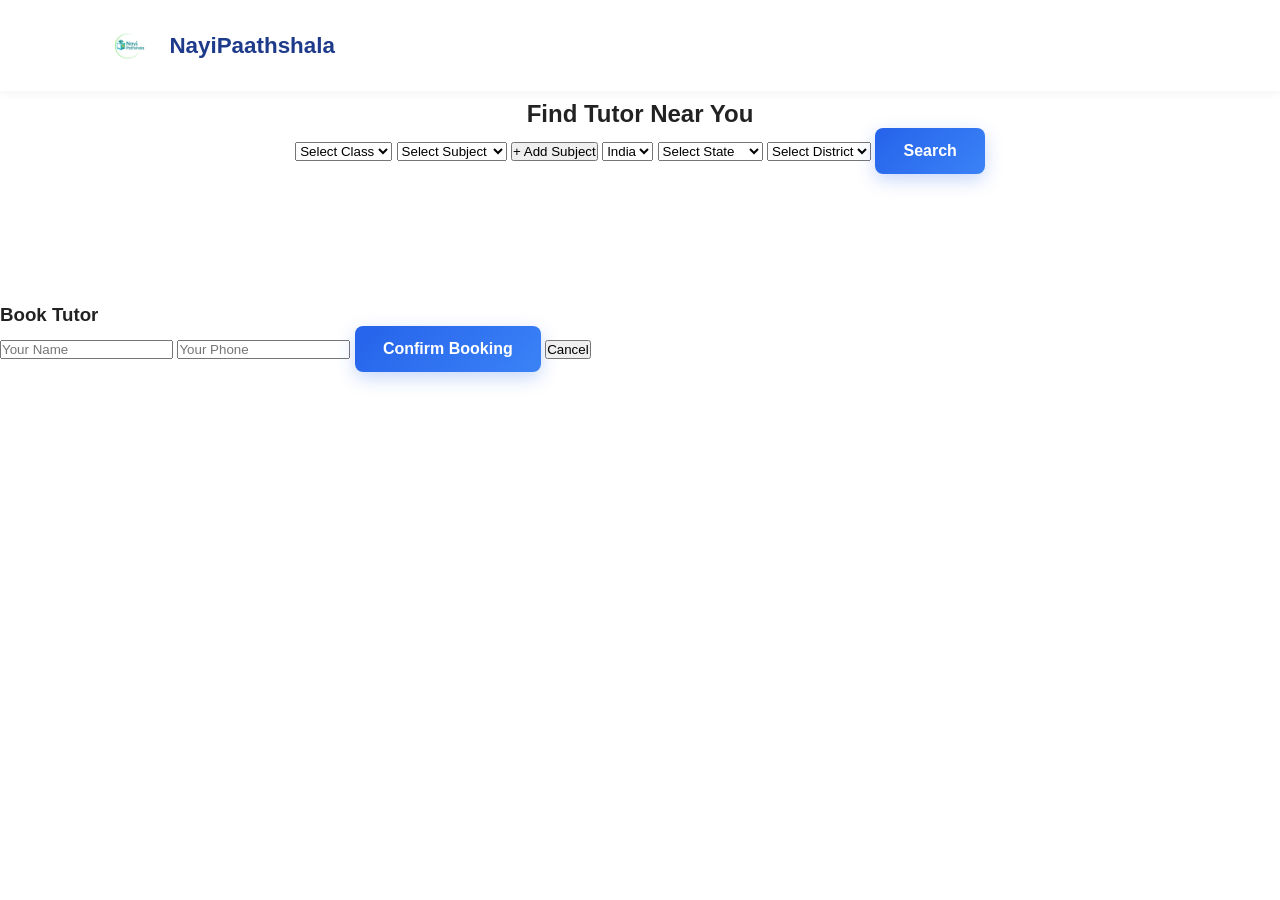
<file: search-tutor.html>
<!DOCTYPE html>
<html>
<head>
    <title>Find Tutor - NayiPaathshala</title>
    <link rel="stylesheet" href="style.css">
</head>
<body>

<nav class="navbar">
    <div class="logo">
        <a href="index.html" class="brand">
            <img src="logo.png">
            <span>NayiPaathshala</span>
        </a>
    </div>
</nav>

<section class="search-section">
    <h2>Find Tutor Near You</h2>

    <div class="search-filters">

        <!-- Class -->
        <select id="classFilter">
            <option value="">Select Class</option>
            <option>6</option>
            <option>7</option>
            <option>8</option>
            <option>9</option>
            <option>10</option>
        </select>

        <!-- Subject 1 -->
        <select id="subjectFilter">
            <option value="">Select Subject</option>
            <option>Mathematics</option>
            <option>Science</option>
            <option>English</option>
            <option>Social Science</option>
        </select>

        <!-- Subject 2 -->
        <select id="subjectFilter2" style="display:none;">
            <option value="">Second Subject (Optional)</option>
            <option>Mathematics</option>
            <option>Science</option>
            <option>English</option>
            <option>Social Science</option>
        </select>

        <button onclick="addSecondSubject()">+ Add Subject</button>

        <!-- Country -->
        <select id="countryFilter">
            <option>India</option>
        </select>

        <!-- State -->
        <select id="stateFilter" onchange="loadDistricts()">
            <option value="">Select State</option>
        </select>

        <!-- District -->
        <select id="districtFilter">
            <option value="">Select District</option>
        </select>

        <button onclick="searchTutor()" class="primary-btn">Search</button>

    </div>

    <div id="tutorResults" class="tutor-results"></div>
</section>

<!-- BOOKING POPUP -->
<div class="booking-popup" id="bookingPopup">
    <div class="booking-box">
        <h3>Book Tutor</h3>
        <input type="text" id="studentName" placeholder="Your Name">
        <input type="text" id="studentPhone" placeholder="Your Phone">
        <button onclick="confirmBooking()" class="primary-btn">Confirm Booking</button>
        <button onclick="closeBooking()" class="close-btn">Cancel</button>
    </div>
</div>

<script src="search-tutor.js"></script>
</body>
</html>
</file>
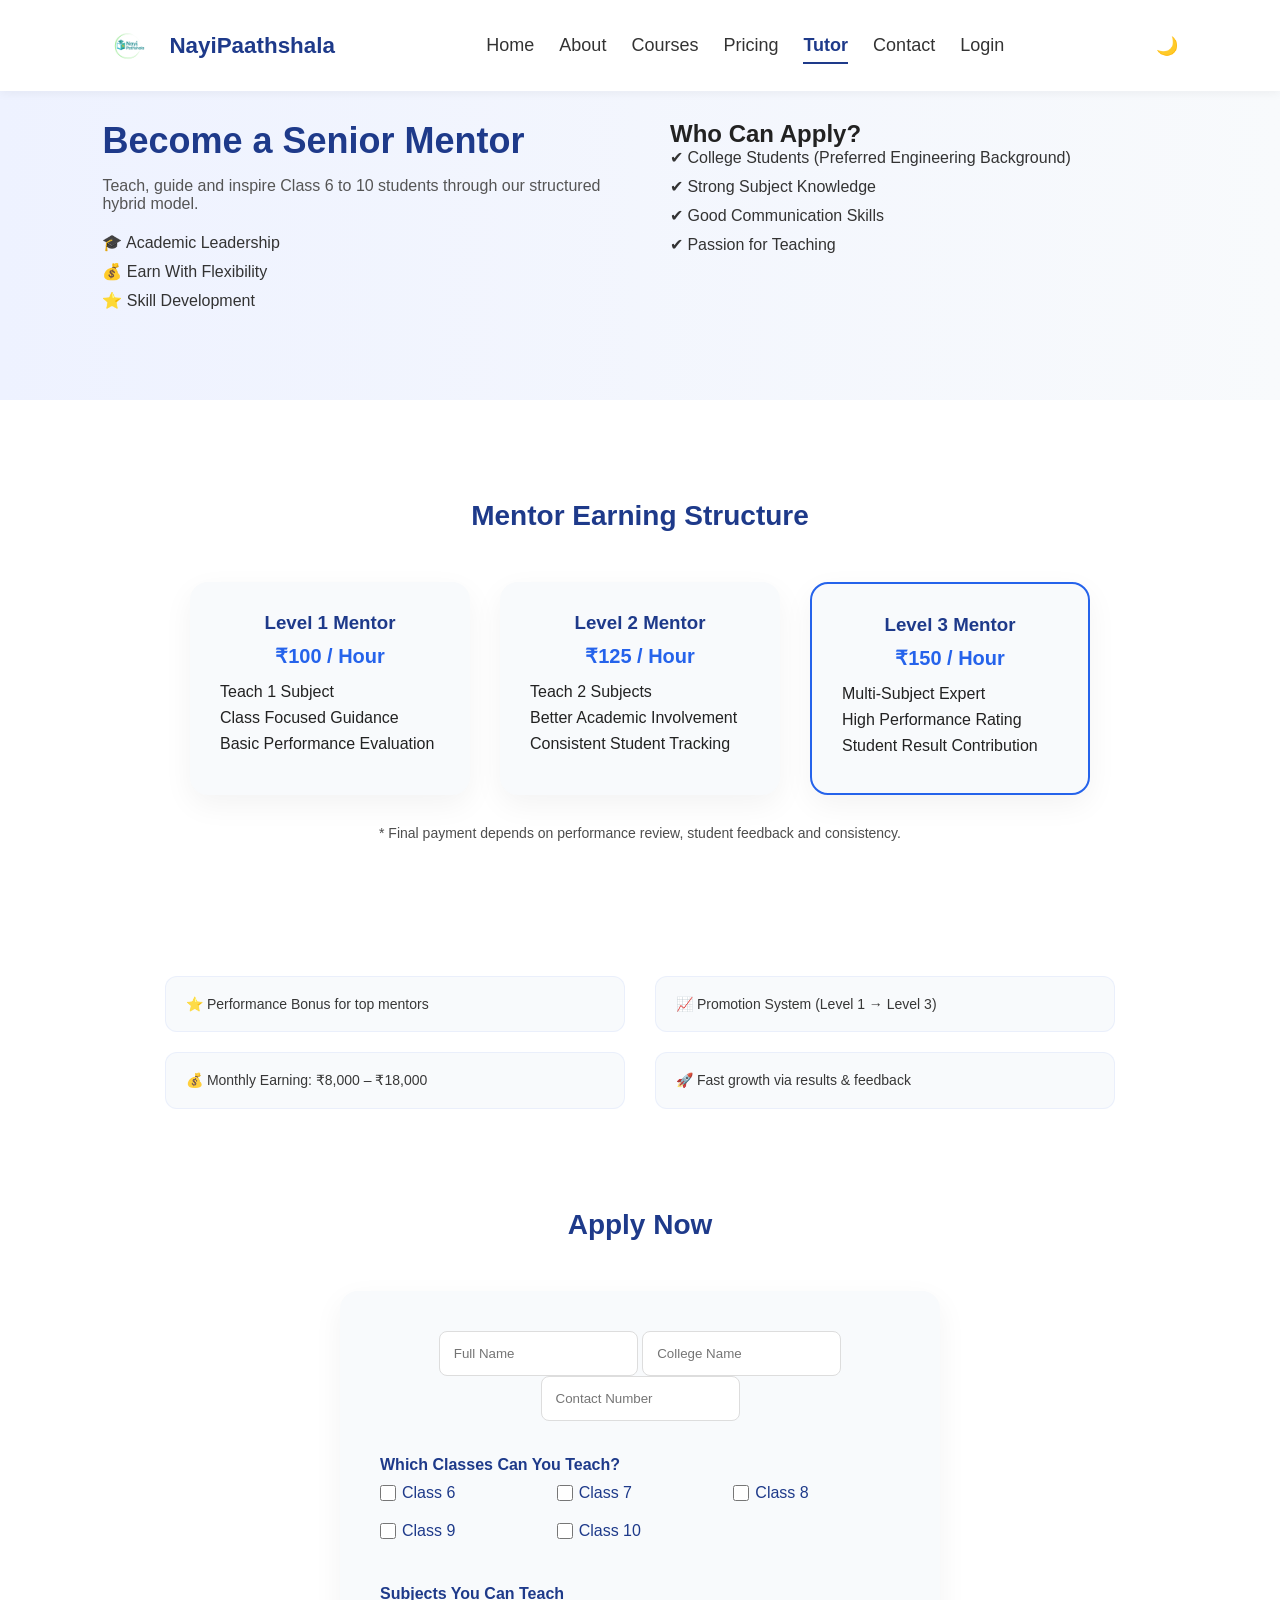
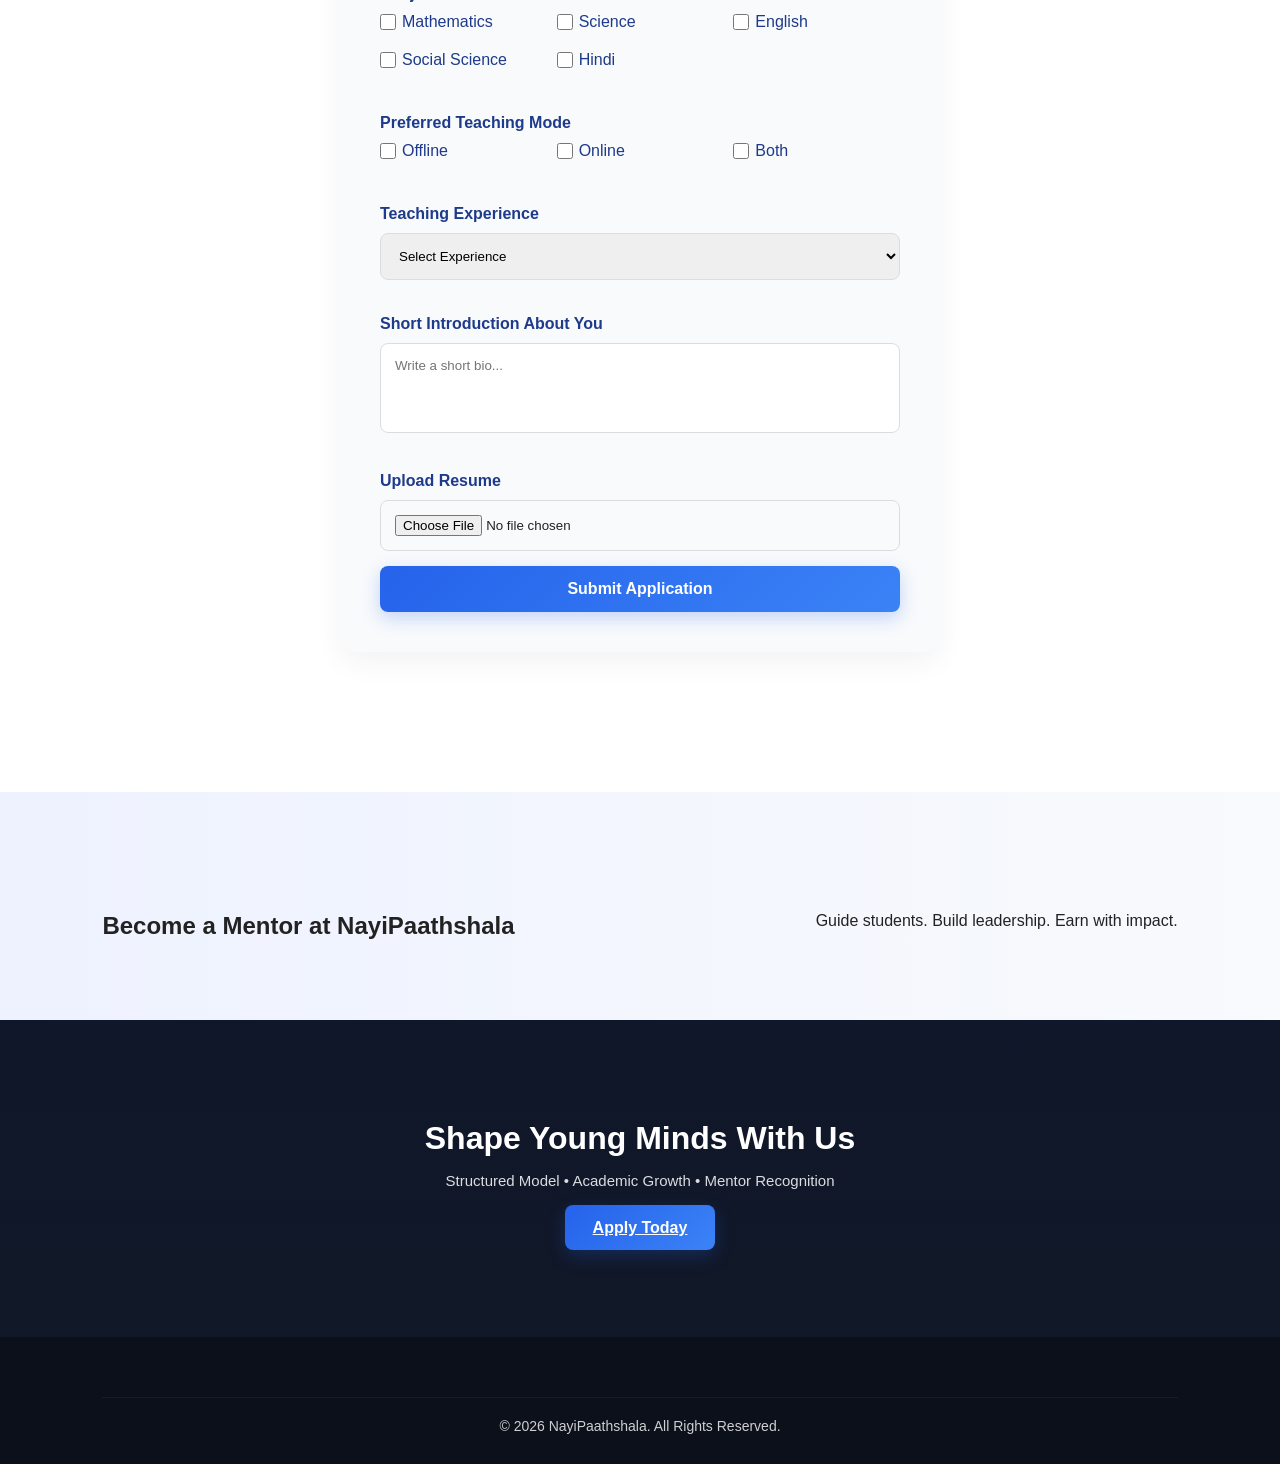
<file: tutor.html>
<!DOCTYPE html>
<html lang="en">
<head>
    <meta charset="UTF-8">
    <title>Tutor - NayiPaathshala</title>
    <meta name="viewport" content="width=device-width, initial-scale=1.0">
    <link rel="stylesheet" href="style.css">
</head>
<body>

<!-- NAVBAR -->
<nav class="navbar">
    <div class="logo">
        <a href="index.html" class="brand">
            <img src="logo.png" alt="Logo">
            <span>NayiPaathshala</span>
        </a>
    </div>

    <ul class="nav-links" id="navLinks">
        <li><a href="index.html" >Home</a></li>
        <li><a href="about.html">About</a></li>
        <li><a href="courses.html">Courses</a></li>
        <li><a href="pricing.html">Pricing</a></li>
        <li><a href="tutor.html" class="active">Tutor</a></li>
        <li><a href="contact.html">Contact</a></li>
        <li><a href="login.html">Login</a></li>
    </ul>
     <div class="menu-toggle" onclick="toggleMenu()">☰</div>
        <button id="themeToggle">🌙</button>
</nav>

<!-- HERO -->
<section class="tutor-hero">
    <div class="tutor-hero-left">
        <h1>Become a Senior Mentor</h1>
        <p>Teach, guide and inspire Class 6 to 10 students through our structured hybrid model.</p>

        <ul>
            <li>🎓 Academic Leadership</li>
            <li>💰 Earn With Flexibility</li>
            <li>⭐ Skill Development</li>
        </ul>
    </div>

    <div class="tutor-hero-right">
        <h2>Who Can Apply?</h2>
        <ul>
            <li>✔ College Students (Preferred Engineering Background)</li>
            <li>✔ Strong Subject Knowledge</li>
            <li>✔ Good Communication Skills</li>
            <li>✔ Passion for Teaching</li>
        </ul>
    </div>
</section>
<section class="mentor-pricing">
    <h2 class="section-title">Mentor Earning Structure</h2>

    <div class="pricing-grid">

        <div class="pricing-card">
            <h3>Level 1 Mentor</h3>
            <h4>₹100 / Hour</h4>
            <ul>
                <li>Teach 1 Subject</li>
                <li>Class Focused Guidance</li>
                <li>Basic Performance Evaluation</li>
            </ul>
        </div>

        <div class="pricing-card">
            <h3>Level 2 Mentor</h3>
            <h4>₹125 / Hour</h4>
            <ul>
                <li>Teach 2 Subjects</li>
                <li>Better Academic Involvement</li>
                <li>Consistent Student Tracking</li>
            </ul>
        </div>

        <div class="pricing-card highlight">
            <h3>Level 3 Mentor</h3>
            <h4>₹150 / Hour</h4>
            <ul>
                <li>Multi-Subject Expert</li>
                <li>High Performance Rating</li>
                <li>Student Result Contribution</li>
            </ul>
        </div>

    </div>

    <p class="performance-note">
        * Final payment depends on performance review, student feedback and consistency.
    </p>
</section>
<div class="mentor-growth-info">
    <div class="growth-item">⭐ Performance Bonus for top mentors</div>
    <div class="growth-item">📈 Promotion System (Level 1 → Level 3)</div>
    <div class="growth-item">💰 Monthly Earning: ₹8,000 – ₹18,000</div>
    <div class="growth-item">🚀 Fast growth via results & feedback</div>
</div>

<!-- FORM SECTION -->
<section class="tutor-form-section">
    <h2 class="section-title">Apply Now</h2>

    <form class="tutor-form-card" id="mentorForm">

        <div class="input-row">
            <input type="text" placeholder="Full Name" required>
            <input type="text" placeholder="College Name" required>
            <input type="text" placeholder="Contact Number" required>
        </div>

        <!-- Classes -->
        <div class="form-group">
            <label>Which Classes Can You Teach?</label>
            <div class="checkbox-grid">
                <label><input type="checkbox"> Class 6</label>
                <label><input type="checkbox"> Class 7</label>
                <label><input type="checkbox"> Class 8</label>
                <label><input type="checkbox"> Class 9</label>
                <label><input type="checkbox"> Class 10</label>
            </div>
        </div>

        <!-- Subjects -->
        <div class="form-group">
            <label>Subjects You Can Teach</label>
            <div class="checkbox-grid">
                <label><input type="checkbox"> Mathematics</label>
                <label><input type="checkbox"> Science</label>
                <label><input type="checkbox"> English</label>
                <label><input type="checkbox"> Social Science</label>
                <label><input type="checkbox"> Hindi</label>
            </div>
        </div>

        <!-- Teaching Mode -->
        <div class="form-group">
            <label>Preferred Teaching Mode</label>
            <div class="checkbox-grid">
                <label><input type="checkbox"> Offline</label>
                <label><input type="checkbox"> Online</label>
                <label><input type="checkbox"> Both</label>
            </div>
        </div>

        <!-- Experience -->
        <div class="form-group">
            <label>Teaching Experience</label>
            <select required>
                <option value="">Select Experience</option>
                <option>Fresher</option>
                <option>1 Year</option>
                <option>2+ Years</option>
                <option>3+ Years</option>
            </select>
        </div>

        <!-- Short Bio -->
        <div class="form-group">
            <label>Short Introduction About You</label>
            <textarea rows="4" placeholder="Write a short bio..."></textarea>
        </div>

        <!-- Resume -->
        <div class="form-group">
            <label>Upload Resume</label>
            <input type="file">
        </div>

        <button type="submit" class="primary-btn">Submit Application</button>

    </form>
</section>

<!-- SUCCESS POPUP -->
<div class="success-popup" id="successPopup">
    <div class="popup-content">
        <h3>Application Submitted 🎉</h3>
        <p>Thank you for applying as a mentor. We will contact you soon.</p>
        <button onclick="closePopup()">Close</button>
    </div>
</div>
<!-- HERO -->
<section class="tutor-hero">
    <h1>Become a Mentor at NayiPaathshala</h1>
    <p>Guide students. Build leadership. Earn with impact.</p>
</section>

<!-- CTA -->
<section class="cta-dark">
    <div class="cta-dark-content">
        <h2>Shape Young Minds With Us</h2>
        <p>Structured Model • Academic Growth • Mentor Recognition</p>
        <a href="#" class="primary-btn">Apply Today</a>
    </div>
</section>

<!-- FOOTER -->
<footer class="footer">
    <div class="footer-bottom">
        © 2026 NayiPaathshala. All Rights Reserved.
    </div>
</footer>

<script src="script.js"></script>
</body>
</html>
</file>
<file: style.css>
/* ================= GLOBAL RESET ================= */

* {
    margin: 0;
    padding: 0;
    box-sizing: border-box;
    font-family: Arial, sans-serif;
}

body {
    background: #ffffff;
    color: #222;
    transition: background 0.4s ease, color 0.4s ease;
}

/* ================= NAVBAR ================= */

.navbar {
    position: fixed;
    top: 0;
    left: 0;
    width: 100%;
    display: flex;
    justify-content: space-between;
    align-items: center;
    padding: 18px 8%;
    background: white;
    box-shadow: 0 2px 10px rgba(0,0,0,0.05);
    z-index: 1000;
    transition: all 0.3s ease;
}

.navbar.scrolled {
    padding: 18px 8%;
    box-shadow: 0 6px 25px rgba(0,0,0,0.1);
}

/* Brand */

.brand {
    display: flex;
    align-items: center;
    text-decoration: none;
    gap: 12px;
}

.brand img {
    height: 55px;
}

.brand span {
    font-size: 1.4rem;
    font-weight: 700;
    color: #1e3a8a;
    transition: 0.3s ease;
}

.brand:hover span {
    transform: scale(1.05);
}

/* Nav Links */

.nav-links {
    list-style: none;
    display: flex;
    gap: 25px;
}

.nav-links a {
    position: relative;
    text-decoration: none;
    color: #333;
    font-size: 18px;
    padding: 5px 0;
    transition: color 0.3s ease;
}

.nav-links a::after {
    content: "";
    position: absolute;
    left: 0;
    bottom: -4px;
    width: 0%;
    height: 2px;
    background: #1e3a8a;
    transition: width 0.3s ease;
}

.nav-links a:hover::after,
.nav-links a.active::after {
    width: 100%;
}

.nav-links a.active {
    font-weight: 600;
    color: #1e3a8a;
}

#themeToggle {
    border: none;
    background: none;
    font-size: 18px;
    cursor: pointer;
}

/* ================= HERO ================= */

/* ================= HERO SPLIT ================= */

.hero-badge {
    display: inline-block;
    margin-bottom: 20px;
    padding: 8px 18px;
    background: #e0e7ff;
    color: #1e3a8a;
    border-radius: 20px;
    font-size: 14px;
    font-weight: 500;
}

body.dark-mode .hero-badge {
    background: #1e293b;
    color: #60a5fa;
}

.hero {
    margin-top: 90px;
    min-height: 100vh;
    display: flex;
    align-items: center;
    padding: 0 8%;
    background: linear-gradient(to right, #f8fafc, #e2e8f0);
}

.hero-content {
    display: flex;
    align-items: center;
    justify-content: space-between;
    width: 100%;
    gap: 40px;
}

.hero-text {
    flex: 1;
    animation: slideLeft 1s ease forwards;
}

.hero-text h1 {
    font-size: 2.8rem;
    color: #1e3a8a;
}

.hero-text p {
    margin: 20px 0;
    font-size: 1.2rem;
    color: #555;
}

.hero-image {
    flex: 1;
    text-align: center;
    animation: slideRight 1s ease forwards;
}

.hero-image img {
    width: 320px;
    height: 320px;
    object-fit: cover;
    border-radius: 50%;
    border: 6px solid rgba(37, 99, 235, 0.2);
}

/* ================= HERO PREMIUM ================= */

.hero {
    margin-top: 90px;
    padding: 80px 8%;
    background: linear-gradient(to right, #eef2ff, #f8fafc);
}

.hero-container {
    display: flex;
    align-items: center;
    justify-content: space-between;
    gap: 40px;
}

/* LEFT */
.hero-left {
    flex: 1;
}

.hero-left h1 {
    font-size: 2.8rem;
    color: #1e3a8a;
}

.hero-left p {
    margin: 20px 0;
    font-size: 1.2rem;
    color: #555;
}

/* RIGHT IMAGE */
/* ================= HERO RIGHT TWO CIRCLES ================= */

    .hero-right {
    flex: 1;
    position: relative;
    height: 500px;
}

/* Common style */
.circle-img {
    width: 260px;
    height: 260px;
    border-radius: 50%;
    overflow: hidden;
    position: absolute;
    box-shadow: 0 20px 40px rgba(0,0,0,0.12);
}

.circle-img img {
    width: 100%;
    height: 100%;
    object-fit: cover;
}

/* TOP (Offline) */
.circle-img.online {
    top: 40px;
    right: 20px;
    z-index: 2;
}

/* BOTTOM (Online) */
.circle-img.offline {
    bottom: 20px;
    right: 120px;
    z-index: 1;
}

.circle-img.offline {
    transform: scale(0.92);
    opacity: 0.95;
}
/* Floating Animation */
@keyframes floatHero {
    0% { transform: translateY(0px); }
    50% { transform: translateY(-12px); }
    100% { transform: translateY(0px); }
}
/* Floating Animation */
@keyframes float {
    0% { transform: translateY(0px); }
    50% { transform: translateY(-12px); }
    100% { transform: translateY(0px); }
}
/* Animations */

@keyframes slideLeft {
    from { opacity: 0; transform: translateX(-50px); }
    to { opacity: 1; transform: translateX(0); }
}

@keyframes slideRight {
    from { opacity: 0; transform: translateX(50px); }
    to { opacity: 1; transform: translateX(0); }
}


/* ================= PROBLEM SECTION ================= */

.problem-section {
    padding: 90px 8%;
    background: #f8fafc;
    text-align: center;
}

.section-title {
    font-size: 2rem;
    margin-bottom: 50px;
    color: #1e3a8a;
}

.problem-cards {
    display: flex;
    flex-wrap: wrap;
    gap: 30px;
    justify-content: center;
}

.card {
    background: white;
    padding: 30px;
    border-radius: 12px;
    width: 280px;
    box-shadow: 0 10px 25px rgba(0,0,0,0.05);
    transition: 0.3s ease;
}

.card:hover {
    transform: translateY(-6px);
}

.card h3 {
    margin-bottom: 15px;
    color: #1e3a8a;
}

.card p {
    color: #555;
}

/* ================= SOLUTION SECTION (Dynamic) ================= */

.solution-section {
    padding: 100px 8%;
    text-align: center;
    background: linear-gradient(-45deg, #f8fafc, #e2e8f0, #f1f5f9, #ffffff);
    background-size: 400% 400%;
    animation: gradientMove 12s ease infinite;
}

@keyframes gradientMove {
    0% { background-position: 0% 50%; }
    50% { background-position: 100% 50%; }
    100% { background-position: 0% 50%; }
}

.solution-cards {
    display: flex;
    flex-wrap: wrap;
    gap: 30px;
    justify-content: center;
}

.solution-card {
    backdrop-filter: blur(10px);
    background: rgba(255, 255, 255, 0.6);
    padding: 35px 25px;
    border-radius: 16px;
    width: 300px;
    box-shadow: 0 15px 35px rgba(0,0,0,0.05);
    transition: all 0.6s ease;
    text-align: left;

    opacity: 0;
    transform: translateY(40px);
}

.solution-card.show {
    opacity: 1;
    transform: translateY(0);
}

.solution-card:hover {
    transform: translateY(-10px) scale(1.03);
    box-shadow: 0 20px 40px rgba(0,0,0,0.1);
}

/* ================= DARK MODE ================= */

body.dark-mode {
    background: #0f172a;
    color: #cbd5e1;
}

body.dark-mode .navbar {
    background: #1e293b;
}

body.dark-mode .brand span {
    color: #60a5fa;
}

body.dark-mode .nav-links a {
    color: #cbd5e1;
}

body.dark-mode .nav-links a::after {
    background: #60a5fa;
}

body.dark-mode .hero {
    background: #0f172a;
}

body.dark-mode .hero h1 {
    color: #60a5fa;
}

body.dark-mode .hero p {
    color: #94a3b8;
}

body.dark-mode .problem-section {
    background: #111827;
}

body.dark-mode .card {
    background: #1e293b;
}

body.dark-mode .card p {
    color: #cbd5e1;
}

body.dark-mode .solution-section {
    background: linear-gradient(-45deg, #0f172a, #111827, #1e293b, #0f172a);
    background-size: 400% 400%;
}

body.dark-mode .solution-card {
    background: rgba(30, 41, 59, 0.6);
    box-shadow: 0 20px 40px rgba(0,0,0,0.5);
}
body.dark-mode .hero {
    background: linear-gradient(to right, #0f172a, #111827);
}

body.dark-mode .hero-text h1 {
    color: #60a5fa;
}

body.dark-mode .hero-text p {
    color: #94a3b8;
}
body.dark-mode .hero {
    background: linear-gradient(to right, #0f172a, #111827);
}

body.dark-mode .hero-left h1 {
    color: #60a5fa;
}

body.dark-mode .hero-left p {
    color: #94a3b8;
}
body.dark-mode .hero-right::before {
    background: radial-gradient(circle, rgba(96,165,250,0.2) 0%, transparent 70%);

}
body.dark-mode .circle-img {
    box-shadow: 0 20px 40px rgba(96,165,250,0.3);
}

/* ================= DARK MODE CTA ================= */

body.dark-mode .cta-section {
    background: #1e293b;   /* medium dark slate */
    color: #e2e8f0;
}

/* ================= DARK MODE FOOTER ================= */

body.dark-mode .footer {
    background: #0f172a;   /* deep navy */
    color: #cbd5e1;
}

body.dark-mode .footer-links a {
    color: #cbd5e1;
    opacity: 0.8;
}

body.dark-mode .footer-links a:hover {
    opacity: 1;
}

body.dark-mode .footer-bottom {
    opacity: 0.6;
}
body.dark-mode .cta-section {
    border-bottom: 1px solid rgba(255,255,255,0.05);
}

/* ================= RESPONSIVE ================= */

@media (max-width: 768px) {

    .nav-links {
        display: none;
    }

    .hero {
        height: 90vh;
    }

    .hero h1 {
        font-size: 2rem;
    }

    .solution-card {
        width: 100%;
    }

    .card {
        width: 100%;
    }
}
@media (max-width: 768px) {

    .hero-content {
        flex-direction: column;
        text-align: center;
    }

    .hero-text h1 {
        font-size: 2rem;
    }

}





/* ================= BUTTON COMPONENT ================= */
/* ================= BUTTON COMPONENT ================= */

.primary-btn {
    padding: 14px 28px;
    font-size: 16px;
    font-weight: 600;
    border-radius: 8px;
    border: none;
    cursor: pointer;
    background: linear-gradient(135deg, #2563eb, #3b82f6);
    color: #ffffff;
    transition: all 0.3s ease;
    box-shadow: 0 6px 18px rgba(37, 99, 235, 0.25);
}

.primary-btn:hover {
    transform: translateY(-3px);
    box-shadow: 0 10px 25px rgba(37, 99, 235, 0.35);
}

/* Dark Mode */
body.dark-mode .primary-btn {
    background: linear-gradient(135deg, #3b82f6, #60a5fa);
    box-shadow: 0 6px 18px rgba(96, 165, 250, 0.35);
}

body.dark-mode .primary-btn:hover {
    box-shadow: 0 10px 25px rgba(96, 165, 250, 0.5);
}



@media (max-width: 768px) {

    .hero-right {
        height: auto;
        margin-top: 40px;
    }

    .circle-img {
        position: relative;
        margin: 20px;
    }

}


/* ================= CTA SECTION ================= */


    /* ================= PREMIUM CTA ================= */

.cta-section {
    padding: 30px 8%;
    text-align: center;
    background: #0f172a;   /* solid deep blue */
    color: white;
}

.cta-section h2 {
    font-size: 2.2rem;
    margin-bottom: 20px;
}

.cta-section p {
    margin-bottom: 30px;
    opacity: 0.9;
}
 .cta-section {
    border-bottom: 1px solid rgba(255,255,255,0.08);
}

/* ================= TRUST CLARITY SECTION ================= */

.clarity-section {
    padding: 100px 8%;
    background: #f8fafc;
    text-align: center;
}

.clarity-box {
    max-width: 750px;
    margin: 0 auto;
    background: white;
    padding: 40px;
    border-radius: 14px;
    box-shadow: 0 10px 30px rgba(0,0,0,0.05);
}

.clarity-box p {
    margin-bottom: 20px;
    font-size: 1.05rem;
    color: #555;
}

/* Dark Mode */
body.dark-mode .clarity-section {
    background: #111827;
}

body.dark-mode .clarity-box {
    background: #1e293b;
}

body.dark-mode .clarity-box p {
    color: #cbd5e1;
}

/* ================= FOOTER ================= */
/* ================= PREMIUM FOOTER ================= */

.footer {
    background: #0b101b;   /* darker than CTA */
    color: white;
    padding: 30px 8% 30px;
}

.footer-container {
    display: flex;
    justify-content: space-between;
    flex-wrap: wrap;
    gap: 30px;
}

.footer-brand h3 {
    margin-bottom: 10px;
}

.footer-links {
    display: flex;
    flex-direction: column;
    gap: 10px;
}

.footer-links a {
    color: white;
    text-decoration: none;
    opacity: 0.9;
}

.footer-links a:hover {
    opacity: 1;
}

.footer-contact p {
    margin-bottom: 8px;
}

.footer-bottom {
    text-align: center;
    margin-top: 40px;
    opacity: 0.8;
    font-size: 14px;
}
/* Footer link hover animation */

.footer-links a {
    position: relative;
    display: inline-block;
    transition: all 0.3s ease;
}

.footer-links a:hover {
    transform: translateX(4px);
}
/* Animated underline */

.footer-links a::after {
    content: "";
    position: absolute;
    left: 0;
    bottom: -3px;
    width: 0%;
    height: 2px;
    background: #60a5fa;
    transition: width 0.3s ease;
}

.footer-links a:hover::after {
    width: 100%;
}

/* Dark Mode */
body.dark-mode .footer {
    background: #0f172a;
}

/* ================= DARK MODE FOOTER FINAL ================= */

body.dark-mode .footer {
    background: #0f172a;  /* Deep navy */
    color: #e2e8f0;
}

body.dark-mode .footer-brand h3 {
    color: #ffffff;
}

body.dark-mode .footer-links a {
    color: #cbd5e1;
    transition: 0.3s ease;
}

body.dark-mode .footer-links a:hover {
    color: #60a5fa;   /* soft blue hover */
}

body.dark-mode .footer-contact p {
    color: #cbd5e1;
}

body.dark-mode .footer-bottom {
    border-top: 1px solid rgba(255,255,255,0.08);
    padding-top: 20px;
    margin-top: 30px;
    color: #94a3b8;
}
/* ================= FOOTER SOCIAL ================= */

.footer-social {
    margin-top: 15px;
    display: flex;
    gap: 15px;
}

.footer-social a {
    width: 38px;
    height: 38px;
    display: flex;
    align-items: center;
    justify-content: center;
    background: rgba(255,255,255,0.1);
    border-radius: 50%;
    color: white;
    transition: 0.3s ease;
    font-size: 16px;
}

.footer-social a:hover {
    background: #60a5fa;
    transform: translateY(-4px);
}
/* Footer bottom separator - Light Mode */

.footer-bottom {
    border-top: 1px solid rgba(255,255,255,0.06);
    padding-top: 20px;
    margin-top: 30px;
}

/* Dark mode tweak */
body.dark-mode .footer-social a {
    background: rgba(255,255,255,0.08);
}

body.dark-mode .footer-social a:hover {
    background: #3b82f6;
}

/* ================= ABOUT PAGE ================= */

.about-hero {
    margin-top: 90px;
    padding: 100px 8%;
    text-align: center;
    background: linear-gradient(135deg, #eef2ff, #f8fafc);
}

.about-hero h1 {
    font-size: 2.8rem;
    color: #1e3a8a;
}

.about-hero p {
    margin-top: 20px;
    color: #555;
}

.about-section {
    padding: 80px 8%;
    text-align: center;
    max-width: 800px;
    margin: 0 auto;
}

.about-section p {
    margin-top: 20px;
    color: #555;
    line-height: 1.7;
}

/* Dark Mode */
body.dark-mode .about-hero {
    background: linear-gradient(135deg, #0f172a, #111827);
}

body.dark-mode .about-hero h1 {
    color: #60a5fa;
}

body.dark-mode .about-section p {
    color: #cbd5e1;
}

/* ================= FOUNDER SECTION ================= */

.founder-section {
    padding: 80px 8%;
    text-align: center;
    background: #f8fafc;
}

.founder-box {
    max-width: 750px;
    margin: 40px auto 0;
    background: white;
    padding: 40px;
    border-radius: 14px;
    box-shadow: 0 8px 20px rgba(0,0,0,0.05);
}

.founder-box p {
    line-height: 1.7;
    color: #555;
    margin-bottom: 20px;
}

.founder-box h4 {
    color: #1e3a8a;
    font-weight: 600;
}

/* Dark Mode */
body.dark-mode .founder-section {
    background: #111827;
}

body.dark-mode .founder-box {
    background: #1e293b;
}

body.dark-mode .founder-box p {
    color: #cbd5e1;
}

body.dark-mode .founder-box h4 {
    color: #60a5fa;
}


/* ================= MENTOR COLUMN LAYOUT ================= */

/* ================= MENTOR SECTION ================= */

.mentor-section {
    padding: 100px 8%;
    background: #ffffff;
    text-align: center;
}

/* ===== Slider Container ===== */

.mentor-slider {
    display: flex;
    gap: 30px;
    margin-top: 50px;
    overflow-x: auto;
    scroll-snap-type: x mandatory;
    scroll-behavior: smooth;
    padding-bottom: 20px;
}

/* Hide Scrollbar */
.mentor-slider::-webkit-scrollbar {
    display: none;
}

/* ===== Mentor Card ===== */

.mentor-card {
    flex: 0 0 280px;   /* Fixed width card */
    background: #f8fafc;
    padding: 30px;
    border-radius: 16px;
    text-align: center;
    scroll-snap-align: center;
    transition: 0.3s ease;
}

.mentor-card:hover {
    transform: translateY(-6px);
}

.mentor-card img {
    width: 100px;
    height: 100px;
    border-radius: 50%;
    object-fit: cover;
    margin-bottom: 18px;
}

.mentor-card h3 {
    margin-bottom: 8px;
    color: #1e3a8a;
}

.mentor-card p {
    font-size: 14px;
    color: #555;
    margin-bottom: 6px;
}

.mentor-card span {
    font-size: 14px;
    font-weight: 600;
    color: #2563eb;
}

/* ================= DARK MODE ================= */

body.dark-mode .mentor-section {
    background: #111827;
}

body.dark-mode .mentor-card {
    background: #1e293b;
}

body.dark-mode .mentor-card h3 {
    color: #60a5fa;
}

body.dark-mode .mentor-card p {
    color: #cbd5e1;
}

body.dark-mode .mentor-card span {
    color: #93c5fd;
}
/* ================= HOME MENTOR SLIDER ================= */

.home-mentor-slider {
    display: flex;
    gap: 30px;
    overflow-x: auto;
    scroll-snap-type: x mandatory;
    scroll-behavior: smooth;
    padding-bottom: 20px;
}

.home-mentor-slider::-webkit-scrollbar {
    display: none;
}

/* CARD LAYOUT */
/* ================= HOME MENTOR SECTION ================= */

.home-mentor-section {
    padding: 80px 8%;
    background: #ffffff;
}

.home-mentor-wrapper {
    display: flex;
    gap: 30px;
    overflow-x: auto;
    scroll-snap-type: x mandatory;
    scroll-behavior: smooth;
    padding-bottom: 20px;
}

/* Hide scrollbar */
.home-mentor-wrapper::-webkit-scrollbar {
    display: none;
}
.home-mentor-wrapper {
    -ms-overflow-style: none;
    scrollbar-width: none;
}

/* ================= MENTOR CARD ================= */

/* ================= HOME MENTOR SECTION ================= */

.home-mentors {
    padding: 80px 8%;
    background: #ffffff;
}

.section-title {
    text-align: center;
    font-size: 28px;
    margin-bottom: 50px;
    color: #1e3a8a;
}

/* Slider Wrapper */

.home-mentor-slider {
    display: flex;
    gap: 30px;
    overflow-x: auto;
    scroll-snap-type: x mandatory;
    scroll-behavior: smooth;
}

/* Hide scrollbar */

.home-mentor-slider::-webkit-scrollbar {
    display: none;
}
.home-mentor-slider {
    -ms-overflow-style: none;
    scrollbar-width: none;
}

/* ================= MENTOR CARD ================= */

.home-mentor-card {
    flex: 0 0 420px;
    display: flex;
    align-items: center;
    gap: 25px;
    background: #dde4e3ba;
    padding: 30px;
    border-radius: 18px;
    scroll-snap-align: center;
    transition: all 0.3s ease;
    box-shadow: 0 8px 25px rgba(0,0,0,0.05);
}

.home-mentor-card:hover {
    transform: translateY(-6px);
    box-shadow: 0 15px 35px rgba(0,0,0,0.08);
}

/* IMAGE */

.home-mentor-card img {
    width: 110px;
    height: 110px;
    border-radius: 50%;
    object-fit: cover;
    border: 4px solid rgba(37,99,235,0.1);
}

/* DETAILS */

.mentor-info {
    display: flex;
    flex-direction: column;
    justify-content: center;
}

.mentor-info h3 {
    margin-bottom: 6px;
    font-size: 18px;
    color: #1e3a8a;
}

.mentor-info p {
    margin-bottom: 6px;
    font-size: 14px;
    color: #555;
}

.mentor-info span {
    font-size: 14px;
    font-weight: 600;
    color: #2563eb;
}

/* ================= DARK MODE ================= */

body.dark-mode .home-mentors {
    background: #0f172a;
}

body.dark-mode .section-title {
    color: #60a5fa;
}

body.dark-mode .home-mentor-card {
    background: #1e293b;
    box-shadow: 0 10px 30px rgba(0,0,0,0.4);
}

body.dark-mode .mentor-info h3 {
    color: #60a5fa;
}

body.dark-mode .mentor-info p {
    color: #cbd5e1;
}

body.dark-mode .mentor-info span {
    color: #93c5fd;
}

/* ================= RESPONSIVE ================= */

@media (max-width: 768px) {

    .home-mentor-card {
        flex: 0 0 300px;
        flex-direction: column;
        text-align: center;
        padding: 20px;
    }

    .home-mentor-card img {
        width: 90px;
        height: 90px;
    }

    .mentor-info {
        align-items: center;
    }
}

/* ================= WEEKLY MODEL SECTION ================= */

.model-section {
    padding: 100px 8%;
    background: #f8fafc;
    text-align: center;
}

.model-container {
    display: flex;
    flex-wrap: wrap;
    gap: 30px;
    justify-content: center;
    margin-top: 50px;
}

.model-card {
    width: 260px;
    background: #ffffff;
    padding: 25px;
    border-radius: 16px;
    box-shadow: 0 8px 25px rgba(0,0,0,0.05);
    transition: 0.3s ease;
}

.model-card:hover {
    transform: translateY(-6px);
}

.model-card h3 {
    margin-bottom: 12px;
    color: #1e3a8a;
}

.model-card p {
    font-size: 14px;
    color: #555;
}

/* Dark Mode */

body.dark-mode .model-section {
    background: #111827;
}

body.dark-mode .model-card {
    background: #1e293b;
}

body.dark-mode .model-card h3 {
    color: #60a5fa;
}

body.dark-mode .model-card p {
    color: #cbd5e1;
}

/* Responsive */

@media (max-width: 768px) {
    .model-card {
        width: 100%;
        max-width: 350px;
    }
}

/* ================= WHY SECTION ================= */

.why-section {
    padding: 100px 8%;
    background: #ffffff;
    text-align: center;
}

.why-container {
    display: flex;
    flex-wrap: wrap;
    gap: 30px;
    justify-content: center;
    margin-top: 50px;
}

.why-card {
    width: 260px;
    padding: 25px;
    border-radius: 16px;
    background: #f8fafc;
    box-shadow: 0 8px 25px rgba(0,0,0,0.05);
    transition: 0.3s ease;
}

.why-card:hover {
    transform: translateY(-6px);
}

.why-card h3 {
    margin-bottom: 12px;
    color: #1e3a8a;
}

.why-card p {
    font-size: 14px;
    color: #555;
}

/* Dark Mode */

body.dark-mode .why-section {
    background: #0f172a;
}

body.dark-mode .why-card {
    background: #1e293b;
}

body.dark-mode .why-card h3 {
    color: #60a5fa;
}

body.dark-mode .why-card p {
    color: #cbd5e1;
}

/* Responsive */

@media (max-width: 768px) {
    .why-card {
        width: 100%;
        max-width: 350px;
    }
}

/* ================= ABOUT CTA SECTION ================= */

/* ================= DARK CTA SECTION ================= */

.cta-dark {
    padding: 100px 8%;
    text-align: center;
    background: linear-gradient(to bottom, #0f172a, #111827);
    color: #ffffff;
}

.cta-dark-content h2 {
    font-size: 34px;
    margin-bottom: 15px;
}

.cta-dark-content p {
    margin-bottom: 30px;
    font-size: 16px;
    opacity: 0.8;
}

/* Button already using .primary-btn */

/* Dark mode me same hi rahega */
body.dark-mode .cta-dark {
    background: linear-gradient(to bottom, #0f172a, #111827);
}

/* ================= COURSES HERO ================= */

.courses-hero {
    padding: 120px 8% 80px;
    text-align: center;
    background: linear-gradient(to right, #eef2ff, #f8fafc);
}

.courses-hero h1 {
    font-size: 36px;
    margin-bottom: 15px;
    color: #1e3a8a;
}

.courses-hero p {
    color: #555;
}

.courses-content {
    padding: 80px 8%;
    text-align: center;
}

/* ================= PROGRAM OVERVIEW ================= */

.program-overview {
    padding: 80px 8%;
    text-align: center;
}

.overview-text {
    max-width: 700px;
    margin: 20px auto 40px auto;
    color: #555;
    line-height: 1.6;
}

.overview-points {
    display: flex;
    flex-wrap: wrap;
    justify-content: center;
    gap: 20px;
}

.overview-points div {
    padding: 15px 20px;
    background: #f1f5f9;
    border-radius: 10px;
    font-size: 14px;
}

/* Dark Mode */

body.dark-mode .overview-text {
    color: #cbd5e1;
}

body.dark-mode .overview-points div {
    background: #1e293b;
    color: #cbd5e1;
}

/* ================= LEVEL SECTION ================= */

.levels-section {
    padding: 100px 8%;
    text-align: center;
}

.levels-container {
    display: flex;
    flex-wrap: wrap;
    gap: 30px;
    justify-content: center;
    margin-top: 50px;
}
.level-card {
    width: 300px;
    padding: 30px;
    border-radius: 18px;
    background: #f8fafc;
    box-shadow: 0 10px 30px rgba(0,0,0,0.05);
    transition: 0.3s ease;
    text-align: left;
    position:relative;
}

/* Remove default bullet */
.level-card ul {
    list-style: none;
    padding-left: 0;
}

/* Custom bullet style */
.level-card ul li {
    position: relative;
    padding-left: 22px;
    margin-bottom: 10px;
    font-size: 14px;
    color: #555;
}

/* Blue dot */
.level-card ul li::before {
    content: "✔";
    position: absolute;
    left: 0;
    top: 0;
    font-size: 13px;
    color: #2563eb;
}

.level-card:hover {
    transform: translateY(-8px);
}

.level-card h3 {
    margin-bottom: 10px;
    color: #1e3a8a;
}

.level-tag {
    font-size: 13px;
    font-weight: 600;
    margin-bottom: 15px;
    color: #2563eb;
}

.level-card ul {
    list-style: none;
    padding-left: 0;
}

.level-card ul li {
    margin-bottom: 8px;
    font-size: 14px;
    color: #555;
}

/* Highlight Most Popular */
.level-card.popular {
    border: 2px solid #2563eb;
}

/* Premium Styling */
.level-card.premium {
    background: linear-gradient(135deg, #1e3a8a, #2563eb);
    color: white;
}

.level-card.premium h3,
.level-card.premium ul li,
.level-card.premium .level-tag {
    color: white;
}

/* Dark Mode */

body.dark-mode .level-card {
    background: #1e293b;
}

body.dark-mode .level-card ul li {
    color: #cbd5e1;
}

body.dark-mode .level-card.popular {
    border: 2px solid #60a5fa;
}

body.dark-mode .level-card ul li {
    color: #cbd5e1;
}

body.dark-mode .level-card ul li::before {
    color: #60a5fa;
}

/* Badge Style */
.badge {
    position: absolute;
    top: -12px;
    right: 20px;
    background: #2563eb;
    color: white;
    font-size: 12px;
    padding: 6px 14px;
    border-radius: 20px;
    font-weight: 600;
}
.level-card.premium {
    background: linear-gradient(135deg, #1e3a8a, #2563eb);
    color: white;
    box-shadow: 0 15px 40px rgba(37,99,235,0.4);
}

.level-card.premium:hover {
    transform: translateY(-8px);
    box-shadow: 0 20px 50px rgba(37,99,235,0.6);
}

/* ================= SUBJECT SECTION ================= */

.subjects-section {
    padding: 100px 8%;
    text-align: center;
}

.subjects-container {
    display: flex;
    flex-wrap: wrap;
    gap: 30px;
    justify-content: center;
    margin-top: 50px;
}

.subject-card {
    width: 280px;
    padding: 30px;
    border-radius: 18px;
    background: #f8fafc;
    box-shadow: 0 10px 30px rgba(0,0,0,0.05);
    transition: 0.3s ease;
}

.subject-card:hover {
    transform: translateY(-8px);
}

.subject-card h3 {
    margin-bottom: 10px;
    color: #1e3a8a;
}

.subject-card p {
    font-size: 14px;
    color: #555;
    margin-bottom: 15px;
}

.subject-note {
    font-size: 13px;
    font-weight: 600;
    color: #2563eb;
}

/* Combo Highlight */
.subject-card.combo {
    border: 2px solid #2563eb;
}

/* Full Plan Premium Look */
.subject-card.premium-plan {
    background: linear-gradient(135deg, #a4a7ac, #2563eb);
    color: white;
}

.subject-card.premium-plan h3,
.subject-card.premium-plan p,
.subject-card.premium-plan .subject-note {
    color: white;
}

/* Dark Mode */

body.dark-mode .subject-card {
    background: #1e293b;
}

body.dark-mode .subject-card p {
    color: #cbd5e1;
}

body.dark-mode .subject-card.combo {
    border: 2px solid #60a5fa;
}

/* ================= SCHOLARSHIP SECTION ================= */

.scholarship-section {
    padding: 100px 8%;
    text-align: center;
    background: #ffffff;
}

.scholarship-container {
    display: flex;
    flex-wrap: wrap;
    gap: 30px;
    justify-content: center;
    margin-top: 50px;
}

.scholarship-card {
    width: 320px;
    padding: 30px;
    border-radius: 18px;
    background: #f8fafc;
    box-shadow: 0 10px 30px rgba(0,0,0,0.05);
    transition: 0.3s ease;
}

.scholarship-card:hover {
    transform: translateY(-8px);
}

.scholarship-card h3 {
    margin-bottom: 15px;
    color: #1e3a8a;
}

.scholarship-card p {
    font-size: 14px;
    color: #555;
}

/* Highlight First Offer */
.scholarship-card.highlight {
    border: 2px solid #2563eb;
}

/* Dark Mode */

body.dark-mode .scholarship-section {
    background: #0f172a;
}

body.dark-mode .scholarship-card {
    background: #1e293b;
}

body.dark-mode .scholarship-card h3 {
    color: #60a5fa;
}

body.dark-mode .scholarship-card p {
    color: #cbd5e1;
}

body.dark-mode .scholarship-card.highlight {
    border: 2px solid #60a5fa;
}

/* ================= DARK CTA ================= */

.cta-dark {
    padding: 100px 8%;
    text-align: center;
    background: linear-gradient(to bottom, #0f172a, #111827);
    color: #ffffff;
}

.cta-dark-content h2 {
    font-size: 32px;
    margin-bottom: 15px;
}

.cta-dark-content p {
    max-width: 600px;
    margin: 0 auto 30px auto;
    font-size: 15px;
    opacity: 0.85;
}

/* ================= PRICING PAGE ================= */

.price {
    font-size: 26px;
    font-weight: 700;
    margin: 15px 0 20px 0;
    color: #2563eb;
}

/* Level Card Enhancement */

.level-card {
    text-align: center;
    padding: 35px 25px;
}

.level-card ul {
    list-style: none;
    padding: 0;
    margin: 20px 0;
}

.level-card ul li {
    margin-bottom: 10px;
    font-size: 14px;
}

/* Button spacing inside pricing */

.level-card .primary-btn {
    margin-top: 15px;
    display: inline-block;
}

/* Popular Highlight */

.level-card.popular {
    border: 2px solid #2563eb;
    transform: scale(1.05);
}

.level-card.popular:hover {
    transform: scale(1.07);
}

/* Premium Card Styling */

.level-card.premium {
    background: linear-gradient(135deg, #a4a7ac, #2563eb);
    color: white;
    box-shadow: 0 15px 40px rgba(37,99,235,0.4);
}

.level-card.premium .price,
.level-card.premium h3,
.level-card.premium ul li,
.level-card.premium .level-tag {
    color: white;
}

.level-card.premium .primary-btn {
    background: white;
    color: #1e3a8a;
}

.level-card.premium .primary-btn:hover {
    background: #f1f5f9;
}

/* Badge Improve */

.badge {
    position: absolute;
    top: -12px;
    right: 20px;
    background: #2563eb;
    color: white;
    font-size: 12px;
    padding: 6px 14px;
    border-radius: 20px;
    font-weight: 600;
}

/* Subject Pricing Section */

.subject-card h4 {
    margin-top: 10px;
    font-size: 15px;
    color: #2563eb;
}

/* Highlight Offer */

.scholarship-card.highlight {
    border: 2px solid #2563eb;
    transform: scale(1.03);
}

/* ================= DARK MODE PRICING ================= */

body.dark-mode .price {
    color: #60a5fa;
}

body.dark-mode .level-card.popular {
    border: 2px solid #60a5fa;
}

body.dark-mode .level-card.premium {
    background: linear-gradient(135deg, #1e40af, #3b82f6);
}

body.dark-mode .subject-card h4 {
    color: #60a5fa;
}

body.dark-mode .scholarship-card.highlight {
    border: 2px solid #60a5fa;
}

/* ================= RESPONSIVE PRICING ================= */

@media (max-width: 768px) {

    .level-card.popular {
        transform: scale(1);
    }

    .level-card {
        width: 100%;
        max-width: 350px;
    }

}

/* Pricing Toggle */
/* ===== PRICING TOGGLE FIXED ALIGNMENT ===== */

.pricing-toggle {
    margin: 40px 0;
    display: flex;
    justify-content: center;
    align-items: center;
    gap: 15px;
    font-weight: 600;
    font-size: 16px;
}

.pricing-toggle span {
    display: flex;
    align-items: center;
}

/* Switch Container */

.switch {
    position: relative;
    display: inline-block;
    width: 52px;
    height: 26px;
}

/* Hide default checkbox */
.switch input {
    opacity: 0;
    width: 0;
    height: 0;
}

/* Slider */
.slider {
    position: absolute;
    cursor: pointer;
    inset: 0;
    background-color: #ccc;
    border-radius: 50px;
    transition: 0.3s;
}

/* Circle */
.slider::before {
    content: "";
    position: absolute;
    height: 20px;
    width: 20px;
    left: 3px;
    bottom: 3px;
    background-color: white;
    border-radius: 50%;
    transition: 0.3s;
}

input:checked + .slider {
    background-color: #2563eb;
}

input:checked + .slider::before {
    transform: translateX(26px);
}

/* Dark Mode Support */

body.dark-mode .slider {
    background-color: #334155;
}

body.dark-mode input:checked + .slider {
    background-color: #3b82f6;
}

.faq-section {
    padding: 80px 8%;
    text-align: center;
}

.faq-item {
    max-width: 600px;
    margin: 20px auto;
    text-align: left;
}

.faq-question {
    width: 100%;
    padding: 15px;
    background: #f1f5f9;
    border: none;
    cursor: pointer;
    font-weight: 600;
}

.faq-answer {
    display: none;
    padding: 15px;
    background: #ffffff;
    border: 1px solid #e2e8f0;
}

body.dark-mode .faq-question {
    background: #1e293b;
    color: #cbd5e1;
}

body.dark-mode .faq-answer {
    background: #0f172a;
    border: 1px solid #1e293b;
}
/* ===== PREMIUM PRICING HOVER EFFECT ===== */

.level-card {
    transition: all 0.4s ease;
}

.level-card:hover {
    transform: translateY(-10px);
    box-shadow: 0 20px 50px rgba(37, 99, 235, 0.15);
}

/* Popular Card Extra Glow */

.level-card.popular:hover {
    box-shadow: 0 25px 60px rgba(37, 99, 235, 0.25);
}

/* Premium Card Special Glow */

.level-card.premium:hover {
    box-shadow: 0 30px 70px rgba(37, 99, 235, 0.45);
}

/* Button hover smooth */

.level-card .primary-btn {
    transition: all 0.3s ease;
}

.level-card .primary-btn:hover {
    transform: scale(1.05);
}

/* ===== SEAT COUNTER FIXED ===== */

.seat-counter {
    margin: 25px 0 50px 0;
    text-align: center;
    font-size: 16px;
    font-weight: 600;
    color: #dc2626;
    letter-spacing: 0.3px;
}

.seat-counter span {
    font-size: 18px;
    font-weight: 700;
    background: #dc2626;
    color: white;
    padding: 4px 10px;
    border-radius: 20px;
    margin: 0 5px;
}

/* Dark Mode */

body.dark-mode .seat-counter {
    color: #f87171;
}

body.dark-mode .seat-counter span {
    background: #ef4444;
}
@keyframes pulse {
    0% { transform: scale(1); }
    50% { transform: scale(1.08); }
    100% { transform: scale(1); }
}

.seat-counter span {
    animation: pulse 1.5s infinite;
}

/* ===== SCROLL REVEAL ANIMATION ===== */

.reveal {
    opacity: 0;
    transform: translateY(40px);
    transition: all 0.8s ease;
}

.reveal.active {
    opacity: 1;
    transform: translateY(0);
}

/* ================= COMPARISON TABLE ================= */

.comparison-section {
    padding: 100px 8%;
    text-align: center;
    background: #f8fafc;
}

.comparison-table {
    margin-top: 40px;
    display: flex;
    flex-direction: column;
    gap: 15px;
}

.comparison-row {
    display: grid;
    grid-template-columns: 2fr 1fr 1fr 1fr;
    padding: 15px;
    background: white;
    border-radius: 12px;
    box-shadow: 0 5px 20px rgba(0,0,0,0.05);
    align-items: center;
}

.comparison-row.header {
    font-weight: 700;
    background: #2563eb;
    color: white;
}

.comparison-row div {
    text-align: center;
}

.comparison-row div:first-child {
    text-align: left;
    font-weight: 600;
}

/* Dark Mode */

body.dark-mode .comparison-section {
    background: #0f172a;
}

body.dark-mode .comparison-row {
    background: #1e293b;
    color: #cbd5e1;
}

body.dark-mode .comparison-row.header {
    background: #3b82f6;
}
/* ================= COURSES HERO ================= */

/* ================= COURSE GRID ================= */

.courses-section {
    padding: 100px 8%;
    text-align: center;
}

.course-grid {
    display: flex;
    flex-wrap: wrap;
    gap: 30px;
    justify-content: center;
    margin-top: 50px;
}

.course-card {
    width: 240px;
    padding: 25px;
    border-radius: 16px;
    background: #f8fafc;
    box-shadow: 0 8px 25px rgba(0,0,0,0.05);
    transition: 0.3s ease;
}

.course-card:hover {
    transform: translateY(-6px);
}

.course-card h3 {
    margin-bottom: 10px;
    color: #1e3a8a;
}

/* ================= INCLUDED ================= */

.included-section {
    padding: 100px 8%;
    background: #ffffff;
    text-align: center;
}

.included-grid {
    display: grid;
    grid-template-columns: repeat(auto-fit, minmax(220px, 1fr));
    gap: 20px;
    margin-top: 50px;
}

.included-grid div {
    background: #f1f5f9;
    padding: 20px;
    border-radius: 12px;
}

/* ================= DARK MODE ================= */

body.dark-mode .courses-hero {
    background: linear-gradient(to right, #0f172a, #111827);
}

body.dark-mode .courses-hero h1 {
    color: #60a5fa;
}

body.dark-mode .courses-hero p {
    color: #cbd5e1;
}

body.dark-mode .course-card {
    background: #1e293b;
}

body.dark-mode .included-section {
    background: #0f172a;
}

body.dark-mode .included-grid div {
    background: #1e293b;
    color: #cbd5e1;
}

/* ================= TUTOR HERO ================= */

.tutor-hero {
    padding: 120px 8% 80px;
    display: flex;
    justify-content: space-between;
    gap: 60px;
    background: linear-gradient(to right, #eef2ff, #f8fafc);
}

.tutor-hero-left,
.tutor-hero-right {
    flex: 1;
}

.tutor-hero-left h1 {
    font-size: 36px;
    margin-bottom: 15px;
    color: #1e3a8a;
}

.tutor-hero-left p {
    margin-bottom: 20px;
    color: #555;
}

.tutor-hero ul {
    list-style: none;
    padding: 0;
}

.tutor-hero li {
    margin-bottom: 10px;
    color: #333;
}

/* ================= FORM ================= */

.tutor-form-section {
    padding: 100px 8%;
    text-align: center;
}

.tutor-form-card {
    max-width: 600px;
    margin: 40px auto;
    padding: 40px;
    border-radius: 18px;
    background: #f8fafc;
    box-shadow: 0 10px 30px rgba(0,0,0,0.05);
    display: flex;
    flex-direction: column;
    gap: 15px;
}

.tutor-form-card input {
    padding: 14px;
    border-radius: 8px;
    border: 1px solid #ddd;
}

/* ================= DARK MODE ================= */

/* ================= DARK MODE FIX - TUTOR HERO ================= */

body.dark-mode .tutor-hero {
    background: radial-gradient(circle at 20% 30%, #1e293b 0%, #0f172a 40%, #020617 100%);
}

body.dark-mode .tutor-hero-left h1,
body.dark-mode .tutor-hero-right h2 {
    color: #60a5fa;
}

body.dark-mode .tutor-hero-left p,
body.dark-mode .tutor-hero li {
    color: #cbd5e1;
}
body.dark-mode .tutor-form-section {
    background: #0f172a;
}

body.dark-mode .tutor-form-card {
    background: rgba(30, 41, 59, 0.7);
    backdrop-filter: blur(10px);
    border: 1px solid rgba(96,165,250,0.2);
}
body.dark-mode .tutor-form-card input {
    background: rgba(15,23,42,0.8);
    border: 1px solid #334155;
    color: #ffffff;
}

body.dark-mode .tutor-form-card input {
    background: #111827;
    border: 1px solid #334155;
    color: #ffffff;
}
body.dark-mode .tutor-hero-left h1 {
    color: #ffffff;
    text-shadow: 0 0 20px rgba(96,165,250,0.3);
}
body.dark-mode .tutor-hero-right h2 {
    color: #60a5fa;
    margin-bottom: 15px;
}

body.dark-mode .tutor-hero-right li {
    color: #e2e8f0;
}

/* ================= RESPONSIVE ================= */

@media (max-width: 768px) {
    .tutor-hero {
        flex-direction: column;
        text-align: center;
    }
}
/* FORM GROUP */
.form-group {
    text-align: left;
    margin-top: 20px;
}

.form-group label {
    font-weight: 600;
    margin-bottom: 10px;
    display: block;
    color: #1e3a8a;
}

/* CHECKBOX GRID */
.checkbox-grid {
    display: grid;
    grid-template-columns: repeat(auto-fit, minmax(140px, 1fr));
    gap: 10px;
}

.checkbox-grid label {
    font-weight: normal;
    display: flex;
    align-items: center;
    gap: 6px;
    cursor: pointer;
}

/* CHECKBOX STYLE */
.checkbox-grid input[type="checkbox"] {
    accent-color: #2563eb;
    width: 16px;
    height: 16px;
}
body.dark-mode .form-group label {
    color: #60a5fa;
}

body.dark-mode .checkbox-grid label {
    color: #e2e8f0;
}

.tutor-form-card select,
.tutor-form-card textarea,
.tutor-form-card input[type="file"] {
    padding: 14px;
    border-radius: 8px;
    border: 1px solid #ddd;
    width: 100%;
}

.tutor-form-card textarea {
    resize: none;
}

/* Dark Mode */

body.dark-mode .tutor-form-card select,
body.dark-mode .tutor-form-card textarea,
body.dark-mode .tutor-form-card input[type="file"] {
    background: rgba(15,23,42,0.8);
    border: 1px solid #334155;
    color: #ffffff;
}

/* ================= SUCCESS POPUP ================= */

.success-popup {
    position: fixed;
    inset: 0;
    background: rgba(0,0,0,0.6);
    display: none;
    justify-content: center;
    align-items: center;
    z-index: 9999;
}

.popup-content {
    background: #ffffff;
    padding: 40px;
    border-radius: 16px;
    text-align: center;
    width: 90%;
    max-width: 400px;
}

.popup-content h3 {
    margin-bottom: 10px;
    color: #1e3a8a;
}

.popup-content button {
    margin-top: 15px;
    padding: 10px 20px;
    border: none;
    background: #2563eb;
    color: white;
    border-radius: 6px;
    cursor: pointer;
}

/* Dark Mode */
body.dark-mode .popup-content {
    background: #1e293b;
    color: white;
}

body.dark-mode .popup-content h3 {
    color: #60a5fa;
}

/* ================= MENTOR PRICING ================= */

.mentor-pricing {
    padding: 100px 8%;
    text-align: center;
    background: #ffffff;
}

.pricing-grid {
    display: flex;
    justify-content: center;
    gap: 30px;
    flex-wrap: wrap;
    margin-top: 50px;
}

.pricing-card {
    width: 280px;
    padding: 30px;
    border-radius: 18px;
    background: #f8fafc;
    box-shadow: 0 10px 30px rgba(0,0,0,0.05);
    transition: 0.3s ease;
}

.pricing-card:hover {
    transform: translateY(-6px);
}

.pricing-card h3 {
    margin-bottom: 10px;
    color: #1e3a8a;
}

.pricing-card h4 {
    margin-bottom: 15px;
    font-size: 20px;
    color: #2563eb;
}

.pricing-card ul {
    list-style: none;
    padding: 0;
    text-align: left;
}

.pricing-card li {
    margin-bottom: 8px;
}

/* Highlight Best Level */
.pricing-card.highlight {
    border: 2px solid #2563eb;
}

.performance-note {
    margin-top: 30px;
    font-size: 14px;
    opacity: 0.8;
}

/* DARK MODE */

body.dark-mode .mentor-pricing {
    background: #0f172a;
}

body.dark-mode .pricing-card {
    background: #1e293b;
}

body.dark-mode .pricing-card h3 {
    color: #60a5fa;
}

body.dark-mode .pricing-card h4 {
    color: #93c5fd;
}

body.dark-mode .performance-note {
    color: #cbd5e1;
}
.mentor-growth-info {
    margin-top: 25px;
    font-size: 14px;
    line-height: 1.6;
    opacity: 0.9;
}

/* Dark mode */
body.dark-mode .mentor-growth-info {
    color: #cbd5e1;
}

/* ===== Growth Info Premium Layout ===== */

.mentor-growth-info {
    margin-top: 35px;
    display: grid;
    grid-template-columns: repeat(2, 1fr);
    gap: 20px 30px;
    max-width: 950px;
    margin-left: auto;
    margin-right: auto;
}

.growth-item {
    background: #f8fafc;
    padding: 16px 20px;
    border-radius: 12px;
    font-size: 14px;
    font-weight: 500;
    border: 1px solid rgba(37, 99, 235, 0.08);
    transition: all 0.3s ease;
    cursor: default;
}

/* Hover Effect */
.growth-item:hover {
    transform: translateY(-5px);
    box-shadow: 0 8px 20px rgba(37, 99, 235, 0.15);
    border-color: rgba(37, 99, 235, 0.25);
}

/* ===== Dark Mode ===== */

body.dark-mode .growth-item {
    background: #1e293b;
    color: #cbd5e1;
    border: 1px solid rgba(255,255,255,0.05);
}

body.dark-mode .growth-item:hover {
    box-shadow: 0 8px 20px rgba(0,0,0,0.5);
    border-color: rgba(96,165,250,0.3);
}

/* ===== Mobile Responsive ===== */

@media (max-width: 768px) {
    .mentor-growth-info {
        grid-template-columns: 1fr;
    }
}
/* CONTACT PAGE */

.contact-hero {
    text-align: center;
    padding: 80px 20px 40px;
}

.contact-hero h1 {
    font-size: 36px;
    color: #1e3a8a;
}

.contact-hero p {
    color: #555;
    margin-top: 10px;
}

.contact-container {
    display: flex;
    gap: 50px;
    padding: 60px 8%;
    align-items: flex-start;
}

.contact-info {
    flex: 1;
}

.contact-info h2 {
    margin-bottom: 15px;
    color: #1e3a8a;
}

.info-box {
    background: #f8fafc;
    padding: 15px 20px;
    border-radius: 10px;
    margin-top: 15px;
    transition: 0.3s ease;
    border: 1px solid rgba(37,99,235,0.08);
}

.info-box:hover {
    transform: translateY(-4px);
    box-shadow: 0 8px 18px rgba(37,99,235,0.12);
}

.info-box h4 {
    margin-bottom: 5px;
}

.contact-form {
    flex: 1;
    background: #f8fafc;
    padding: 30px;
    border-radius: 12px;
    display: flex;
    flex-direction: column;
    gap: 15px;
}

.contact-form input,
.contact-form textarea {
    padding: 12px;
    border-radius: 8px;
    border: 1px solid #ddd;
    outline: none;
}

.contact-form input:focus,
.contact-form textarea:focus {
    border-color: #2563eb;
}

/* DARK MODE */

body.dark-mode .contact-form {
    background: #1e293b;
}

body.dark-mode .contact-hero h1,
body.dark-mode .contact-info h2 {
    color: #60a5fa;
}

body.dark-mode .contact-hero p,
body.dark-mode .contact-info p {
    color: #cbd5e1;
}

body.dark-mode .contact-form input,
body.dark-mode .contact-form textarea {
    background: #0f172a;
    border: 1px solid #334155;
    color: white;
}
body.dark-mode .info-box {
    background: #1e293b;
    border: 1px solid rgba(255,255,255,0.05);
}

/* RESPONSIVE */

@media (max-width: 768px) {
    .contact-container {
        flex-direction: column;
    }
}

.contact-form .primary-btn {
    margin-top: 10px;
}

.contact-map {
    margin: 60px 8%;
    border-radius: 12px;
    overflow: hidden;
}

body.dark-mode .contact-map iframe {
    filter: grayscale(0.3) brightness(0.8);
}
.whatsapp-float {
    position: fixed;
    bottom: 25px;
    right: 25px;
    background: #25D366;
    color: white;
    font-size: 22px;
    width: 55px;
    height: 55px;
    display: flex;
    align-items: center;
    justify-content: center;
    border-radius: 50%;
    box-shadow: 0 8px 20px rgba(0,0,0,0.2);
    text-decoration: none;
    transition: 0.3s ease;
    z-index: 1000;
}

.whatsapp-float:hover {
    transform: scale(1.1);
}


.popup-box {
    background: white;
    padding: 30px;
    border-radius: 12px;
    text-align: center;
    width: 300px;
}

.popup-box button {
    margin-top: 15px;
    padding: 8px 16px;
    border: none;
    background: #2563eb;
    color: white;
    border-radius: 6px;
    cursor: pointer;
}

body.dark-mode .popup-box {
    background: #1e293b;
    color: white;
}
.contact-container,
.contact-map {
    animation: fadeInUp 0.8s ease;
}

@keyframes fadeInUp {
    from {
        opacity: 0;
        transform: translateY(40px);
    }
    to {
        opacity: 1;
        transform: translateY(0);
    }
}

/* LOGIN PAGE */

.login-section {
    height: 90vh;
    display: flex;
    justify-content: center;
    align-items: center;
}

.login-card {
    width: 350px;
    background: #f8fafc;
    padding: 35px;
    border-radius: 15px;
    box-shadow: 0 10px 30px rgba(0,0,0,0.08);
    text-align: center;
}

.login-card h2 {
    margin-bottom: 20px;
    color: #1e3a8a;
}

.role-switch {
    display: flex;
    justify-content: space-between;
    margin-bottom: 20px;
}

.role-switch button {
    flex: 1;
    margin: 0 5px;
    padding: 8px;
    border-radius: 6px;
    border: none;
    cursor: pointer;
    background: #e2e8f0;
}

.role-switch button:hover {
    background: #2563eb;
    color: white;
}

.login-card form {
    display: flex;
    flex-direction: column;
    gap: 15px;
}

.login-card input {
    padding: 10px;
    border-radius: 6px;
    border: 1px solid #ddd;
}

/* Dark Mode */

body.dark-mode .login-card {
    background: #1e293b;
}

body.dark-mode .login-card h2 {
    color: #60a5fa;
}

body.dark-mode .login-card input {
    background: #0f172a;
    border: 1px solid #334155;
    color: white;
}

.form-link {
    font-size: 13px;
    color: #2563eb;
    cursor: pointer;
    margin-top: 5px;
}

.form-link:hover {
    text-decoration: underline;
}

body.dark-mode .form-link {
    color: #60a5fa;
}

.search-section {
    padding: 100px 8%;
    text-align: center;
}

.search-box {
    margin: 20px 0;
}

.search-box input {
    padding: 10px;
    width: 250px;
    border-radius: 6px;
    border: 1px solid #ddd;
}

.tutor-results {
    margin-top: 30px;
    display: flex;
    flex-wrap: wrap;
    gap: 20px;
    justify-content: center;
}

.tutor-card {
    background: #f8fafc;
    padding: 20px;
    width: 250px;
    border-radius: 12px;
    box-shadow: 0 5px 15px rgba(0,0,0,0.05);
}

/* Dark mode */
body.dark-mode .tutor-card {
    background: #1e293b;
    color: #cbd5e1;

}
.find-tutor-section {
    text-align: center;
    padding: 40px 0;
}

/* MOBILE MENU BUTTON */

.menu-toggle{
display:none;
font-size:24px;
cursor:pointer;
}

/* MOBILE NAVBAR */

@media(max-width:768px){

.menu-toggle{
display:block;
}

.nav-links{
position:absolute;
top:70px;
left:0;
width:100%;
background:white;
flex-direction:column;
align-items:center;
gap:20px;
padding:20px 0;
display:none;
}

body.dark-mode .nav-links{
background:#1e293b;
}
body.dark-mode .nav-links a{
color:#e2e8f0;
}

.nav-links.active{
display:flex;
}
}

@media (max-width:768px){

.hero-container{
flex-direction:column;
text-align:center;
}

.hero-right{
height:auto;
margin-top:40px;
display:flex;
flex-direction:column;
align-items:center;
gap:20px;
}

.circle-img{
position:relative;
width:200px;
height:200px;
}

}
.home-mentors{
margin-top:80px;
}
</file>
